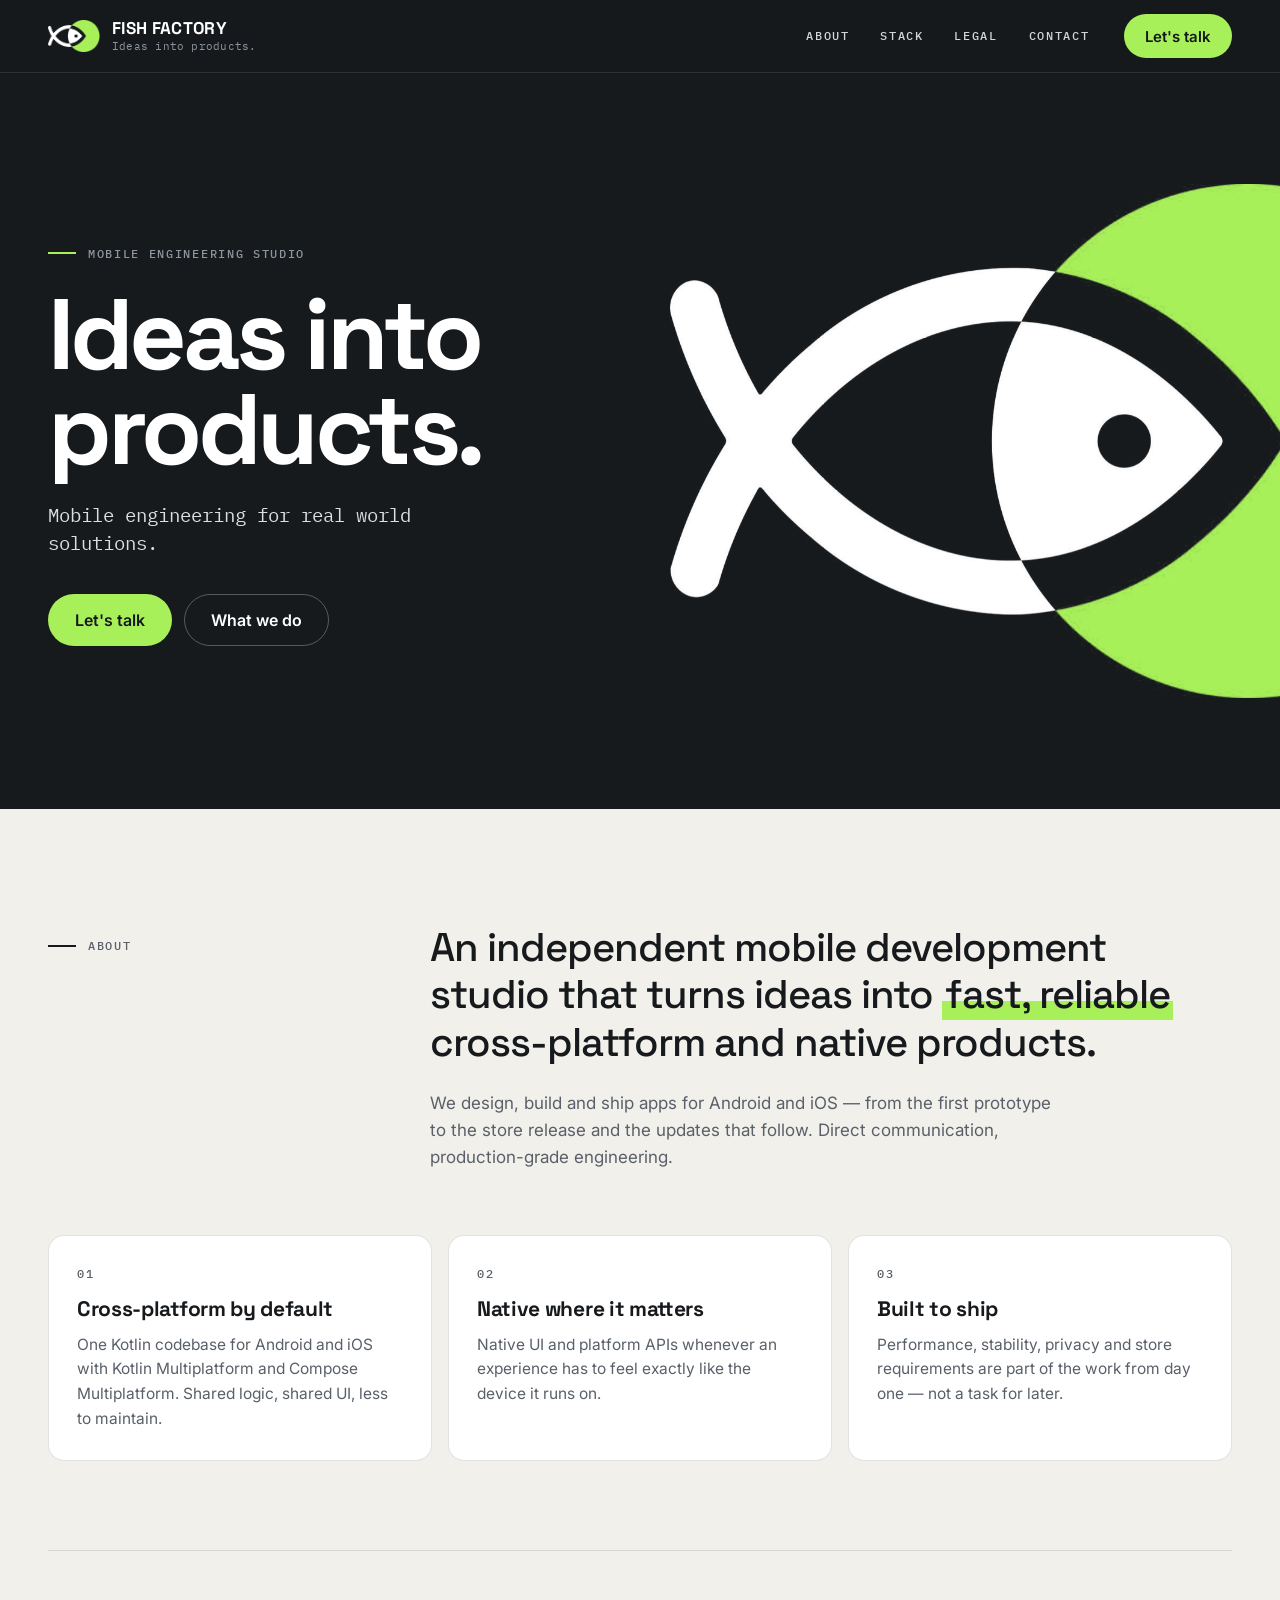
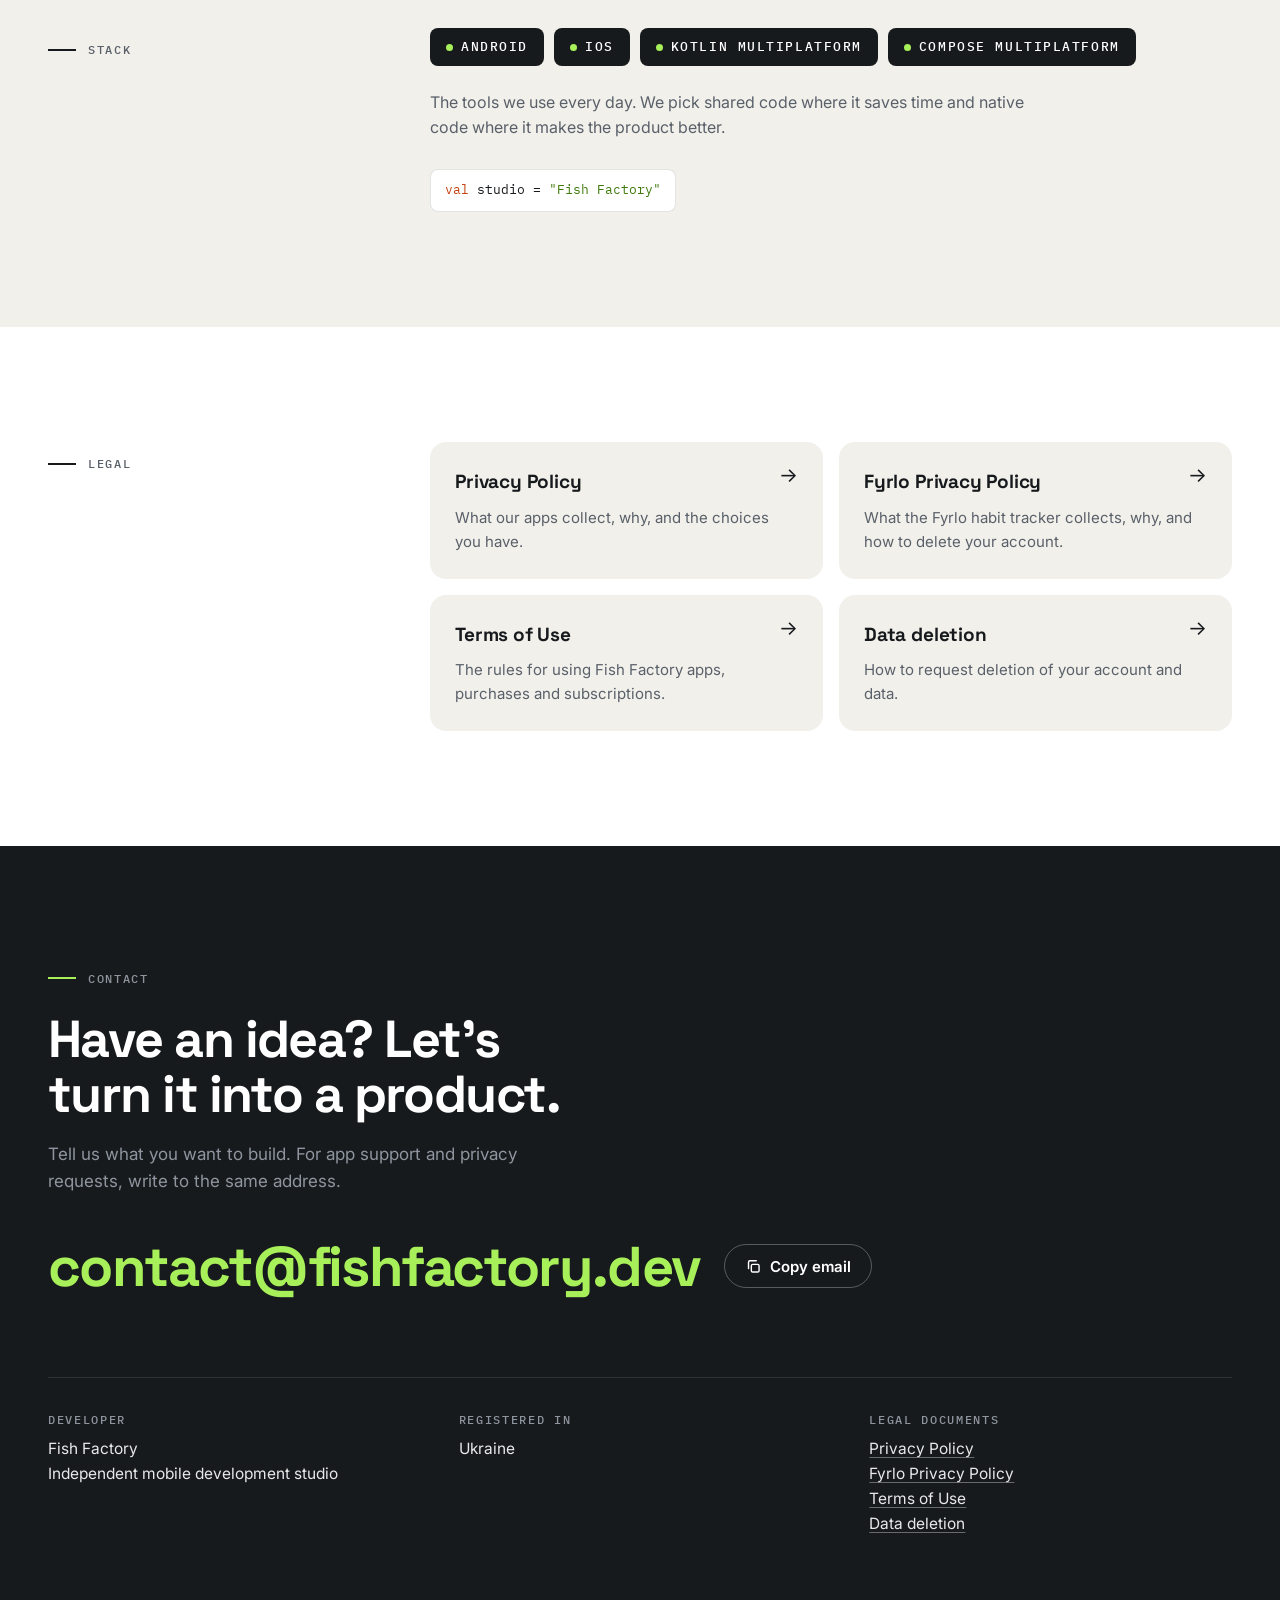
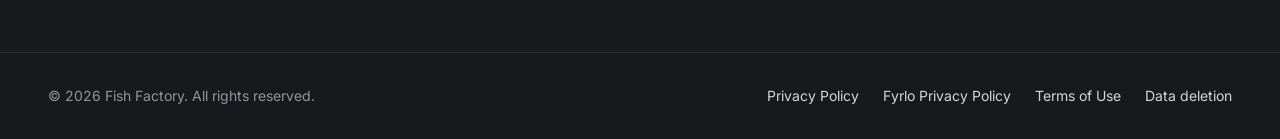
<file: index.html>
<!DOCTYPE html>
<html lang="en" class="no-js">
<head>
  <meta charset="utf-8">
  <meta name="viewport" content="width=device-width, initial-scale=1, viewport-fit=cover">
  <title>Fish Factory — Mobile engineering studio. Ideas into products.</title>
  <meta name="description" content="Fish Factory is an independent mobile development studio. We turn ideas into fast, reliable Android and iOS products with Kotlin Multiplatform and Compose Multiplatform.">
  <link rel="canonical" href="https://fishfactory.dev/">
  <meta name="google-site-verification" content="NOexEF407bGNmaePcdkqSR8n5x-yILG8PIrjSH-_Pk8" />
  <meta name="theme-color" content="#171A1D">
  <meta name="color-scheme" content="dark light">

  <meta property="og:type" content="website">
  <meta property="og:site_name" content="Fish Factory">
  <meta property="og:title" content="Fish Factory — Ideas into products.">
  <meta property="og:description" content="Mobile engineering for real world solutions. Android, iOS, Kotlin Multiplatform.">
  <meta property="og:url" content="https://fishfactory.dev/">
  <meta property="og:image" content="https://fishfactory.dev/assets/img/og-image.png">
  <meta property="og:image:width" content="1200">
  <meta property="og:image:height" content="630">
  <meta property="og:image:alt" content="Fish Factory logo with the tagline: Ideas into products.">
  <meta property="og:locale" content="en_US">
  <meta name="twitter:card" content="summary_large_image">
  <meta name="twitter:title" content="Fish Factory — Ideas into products.">
  <meta name="twitter:description" content="Mobile engineering for real world solutions. Android, iOS, Kotlin Multiplatform.">
  <meta name="twitter:image" content="https://fishfactory.dev/assets/img/og-image.png">

  <link rel="icon" href="favicon.ico" sizes="48x48">
  <link rel="icon" href="favicon.png" type="image/png" sizes="512x512">
  <link rel="apple-touch-icon" href="apple-touch-icon.png">
  <link rel="manifest" href="site.webmanifest">

  <script>document.documentElement.classList.remove("no-js");</script>

  <link rel="preconnect" href="https://fonts.googleapis.com">
  <link rel="preconnect" href="https://fonts.gstatic.com" crossorigin>
  <link href="https://fonts.googleapis.com/css2?family=IBM+Plex+Mono:wght@400;500&family=Inter:wght@400;500;600&family=Space+Grotesk:wght@500;700&display=swap" rel="stylesheet">
  <link rel="stylesheet" href="assets/css/styles.css">
  <link rel="preload" as="image" href="assets/img/logo-hero.webp" imagesrcset="assets/img/logo-hero-700.webp 700w, assets/img/logo-hero.webp 1400w" imagesizes="(min-width: 56rem) 62vw, 118vw">

  <script type="application/ld+json">
  {
    "@context": "https://schema.org",
    "@type": "Organization",
    "name": "Fish Factory",
    "url": "https://fishfactory.dev/",
    "logo": "https://fishfactory.dev/assets/img/icon-512.png",
    "image": "https://fishfactory.dev/assets/img/og-image.png",
    "slogan": "Ideas into products.",
    "description": "Independent mobile development studio building Android and iOS products with Kotlin Multiplatform and Compose Multiplatform.",
    "email": "contact@fishfactory.dev",
    "address": { "@type": "PostalAddress", "addressCountry": "UA" },
    "knowsAbout": ["Android", "iOS", "Kotlin Multiplatform", "Compose Multiplatform"],
    "contactPoint": { "@type": "ContactPoint", "contactType": "customer support", "email": "contact@fishfactory.dev" }
  }
  </script>
</head>
<body>
  <a class="skip-link" href="#main">Skip to content</a>

  <header class="site-header">
    <div class="container header-inner">
      <a class="brand" href="./" aria-label="Fish Factory — home">
        <img src="assets/img/logo-mark-dark.png" width="240" height="146" alt="">
        <span class="brand-text">
          <span class="brand-name">FISH FACTORY</span>
          <span class="brand-tag">Ideas into products.</span>
        </span>
      </a>
      <button class="nav-toggle" type="button" aria-expanded="false" aria-controls="site-nav" aria-label="Open menu">
        <span class="bars" aria-hidden="true"></span>
      </button>
      <nav class="site-nav" id="site-nav" aria-label="Primary">
        <a href="#about">About</a>
        <a href="#stack">Stack</a>
        <a href="#legal">Legal</a>
        <a href="#contact">Contact</a>
        <a class="btn btn-lime" href="#contact">Let's talk</a>
      </nav>
    </div>
  </header>

  <main id="main">
    <!-- Hero -->
    <section class="hero" aria-labelledby="hero-title">
      <div class="container hero-inner">
        <div class="hero-copy">
          <p class="mono eyebrow">Mobile engineering studio</p>
          <h1 id="hero-title"><span>Ideas into</span> <span>products.</span></h1>
          <p class="hero-sub">Mobile engineering for real world solutions.</p>
          <div class="hero-actions">
            <a class="btn btn-lime btn-lg" href="#contact">Let's talk</a>
            <a class="btn btn-ghost btn-lg" href="#about">What we do</a>
          </div>
        </div>
        <div class="hero-art" aria-hidden="true">
          <picture>
            <source type="image/webp" srcset="assets/img/logo-hero-700.webp 700w, assets/img/logo-hero.webp 1400w" sizes="(min-width: 56rem) 62vw, 118vw">
            <img src="assets/img/logo-hero.png" width="1400" height="853" alt="" decoding="async" fetchpriority="high">
          </picture>
        </div>
      </div>
    </section>

    <!-- About & focus -->
    <section class="section on-light" id="about" aria-labelledby="about-title">
      <div class="container">
        <div class="split">
          <h2 class="mono eyebrow" id="about-title">About</h2>
          <div>
            <p class="lede">An independent mobile development studio that turns ideas into <mark>fast, reliable</mark> cross-platform and native products.</p>
            <p class="body-lg">We design, build and ship apps for Android and iOS — from the first prototype to the store release and the updates that follow. Direct communication, production-grade engineering.</p>
          </div>
        </div>

        <ul class="cards" aria-label="Focus areas">
          <li class="card">
            <span class="mono card-num">01</span>
            <h3>Cross-platform by default</h3>
            <p>One Kotlin codebase for Android and iOS with Kotlin Multiplatform and Compose Multiplatform. Shared logic, shared UI, less to maintain.</p>
          </li>
          <li class="card">
            <span class="mono card-num">02</span>
            <h3>Native where it matters</h3>
            <p>Native UI and platform APIs whenever an experience has to feel exactly like the device it runs on.</p>
          </li>
          <li class="card">
            <span class="mono card-num">03</span>
            <h3>Built to ship</h3>
            <p>Performance, stability, privacy and store requirements are part of the work from day one — not a task for later.</p>
          </li>
        </ul>

        <div class="stack split" id="stack">
          <h2 class="mono eyebrow" id="stack-title">Stack</h2>
          <div>
            <ul class="badges" aria-labelledby="stack-title">
              <li class="badge">Android</li>
              <li class="badge">iOS</li>
              <li class="badge">Kotlin Multiplatform</li>
              <li class="badge">Compose Multiplatform</li>
            </ul>
            <p class="stack-note">The tools we use every day. We pick shared code where it saves time and native code where it makes the product better.</p>
            <code class="code-chip"><span class="k">val</span> studio = <span class="s">"Fish Factory"</span></code>
          </div>
        </div>
      </div>
    </section>

    <!-- Legal -->
    <section class="section on-light legal-band" id="legal" aria-labelledby="legal-title">
      <div class="container">
        <div class="split">
          <h2 class="mono eyebrow" id="legal-title">Legal</h2>
          <ul class="link-cards">
            <li>
              <a class="link-card" href="privacy.html">
                <strong>Privacy Policy</strong>
                <span>What our apps collect, why, and the choices you have.</span>
              </a>
            </li>
            <li>
              <a class="link-card" href="fyrlo/privacy.html">
                <strong>Fyrlo Privacy Policy</strong>
                <span>What the Fyrlo habit tracker collects, why, and how to delete your account.</span>
              </a>
            </li>
            <li>
              <a class="link-card" href="terms.html">
                <strong>Terms of Use</strong>
                <span>The rules for using Fish Factory apps, purchases and subscriptions.</span>
              </a>
            </li>
            <li>
              <a class="link-card" href="delete-account.html">
                <strong>Data deletion</strong>
                <span>How to request deletion of your account and data.</span>
              </a>
            </li>
          </ul>
        </div>
      </div>
    </section>

    <!-- Contact -->
    <section class="section contact" id="contact" aria-labelledby="contact-title">
      <div class="container">
        <p class="mono eyebrow">Contact</p>
        <h2 class="h2" id="contact-title">Have an idea? Let's turn it into a product.</h2>
        <p class="contact-lead">Tell us what you want to build. For app support and privacy requests, write to the same address.</p>

        <div class="email-row">
          <a class="email-link" href="mailto:contact@fishfactory.dev">contact@fishfactory.dev</a>
          <button class="btn btn-ghost copy-btn" type="button" data-copy="contact@fishfactory.dev" aria-describedby="copy-status">
            <svg class="icon-copy" viewBox="0 0 24 24" fill="none" stroke="currentColor" stroke-width="2" stroke-linecap="round" stroke-linejoin="round" aria-hidden="true"><rect x="9" y="9" width="11" height="11" rx="2"/><path d="M5 15V6a2 2 0 0 1 2-2h9"/></svg>
            <svg class="icon-check" viewBox="0 0 24 24" fill="none" stroke="currentColor" stroke-width="2.5" stroke-linecap="round" stroke-linejoin="round" aria-hidden="true"><path d="M5 12.5 10 17.5 19 7"/></svg>
            <span data-copy-label>Copy email</span>
          </button>
          <span class="visually-hidden" id="copy-status" role="status" aria-live="polite"></span>
        </div>

        <dl class="entity">
          <div>
            <dt class="mono">Developer</dt>
            <dd>Fish Factory<br>Independent mobile development studio</dd>
          </div>
          <div>
            <dt class="mono">Registered in</dt>
            <dd>Ukraine</dd>
          </div>
          <div>
            <dt class="mono">Legal documents</dt>
            <dd><a href="privacy.html">Privacy Policy</a><br><a href="fyrlo/privacy.html">Fyrlo Privacy Policy</a><br><a href="terms.html">Terms of Use</a><br><a href="delete-account.html">Data deletion</a></dd>
          </div>
        </dl>
      </div>
    </section>
  </main>

  <footer class="site-footer">
    <div class="container footer-inner">
      <p>© 2026 Fish Factory. All rights reserved.</p>
      <nav class="footer-links" aria-label="Legal">
        <a href="privacy.html">Privacy Policy</a>
        <a href="fyrlo/privacy.html">Fyrlo Privacy Policy</a>
        <a href="terms.html">Terms of Use</a>
        <a href="delete-account.html">Data deletion</a>
      </nav>
    </div>
  </footer>

  <script src="assets/js/site.js" defer></script>
</body>
</html>
</file>
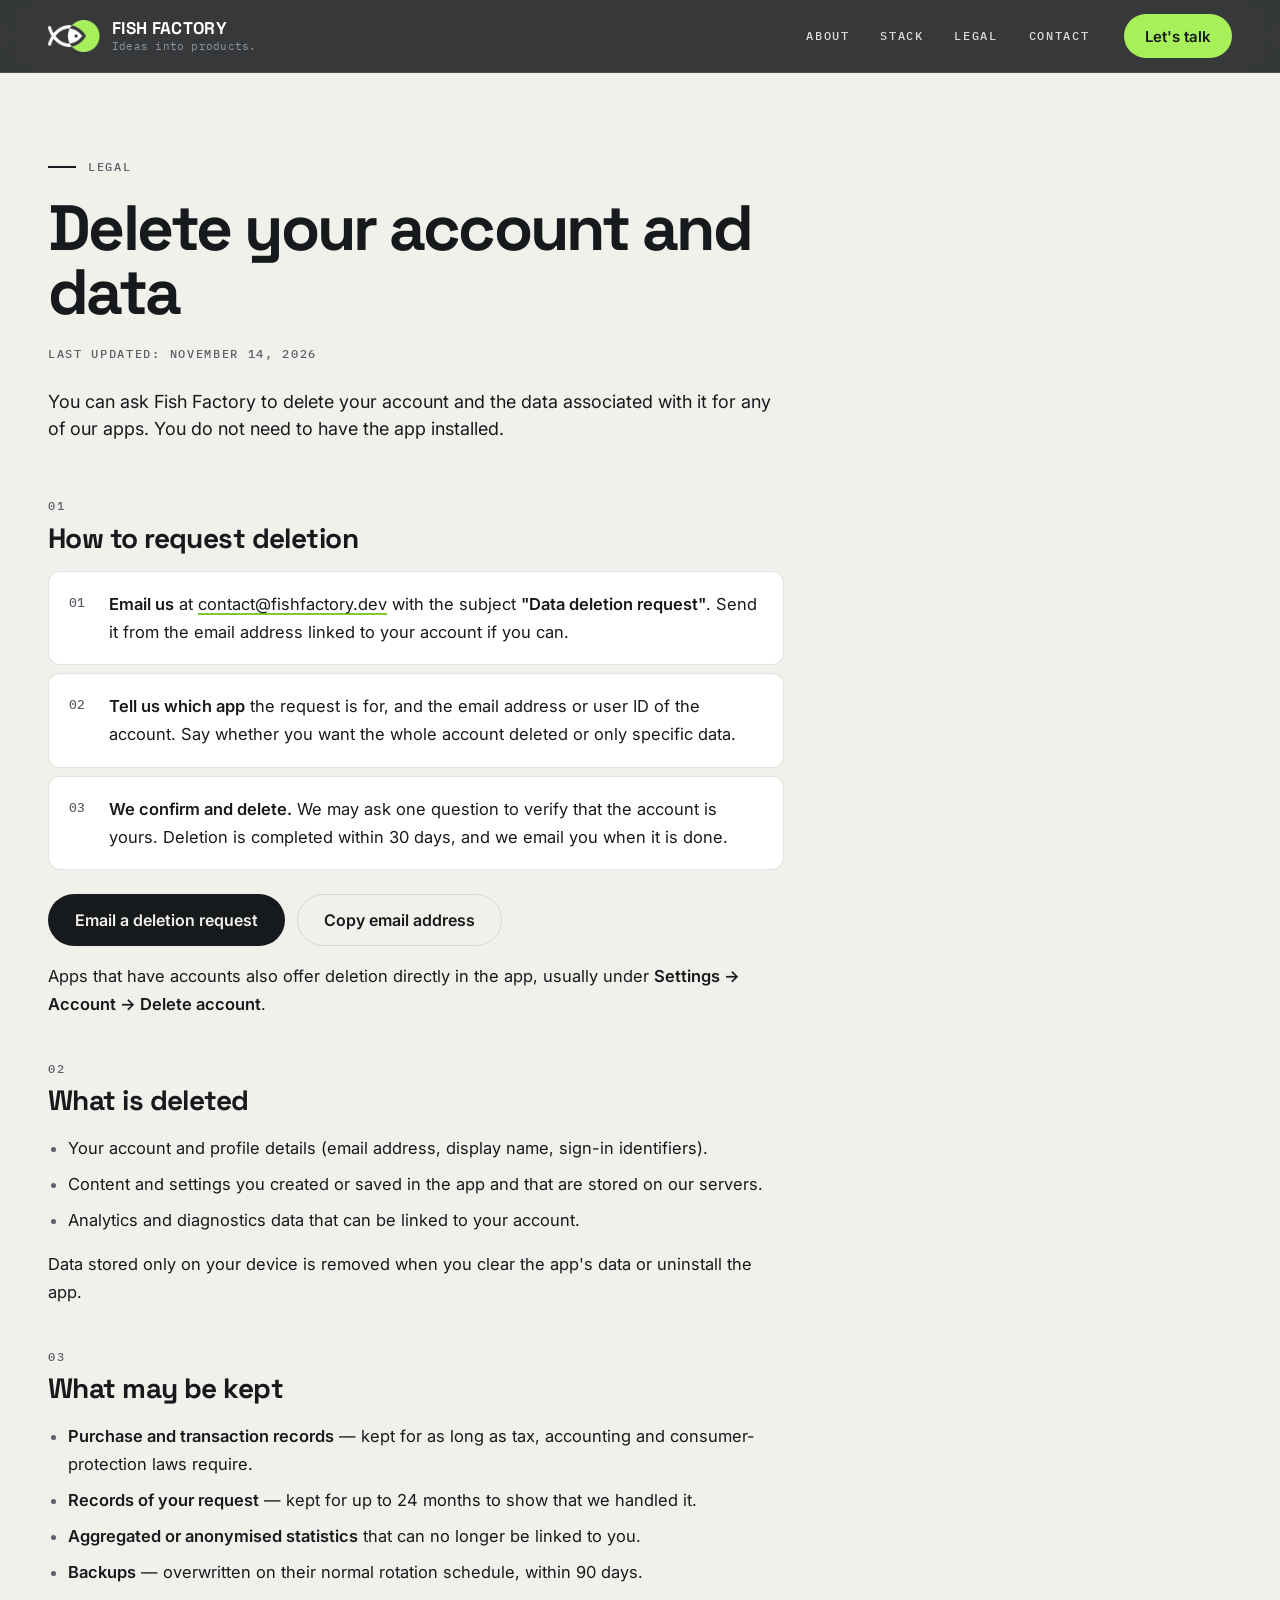
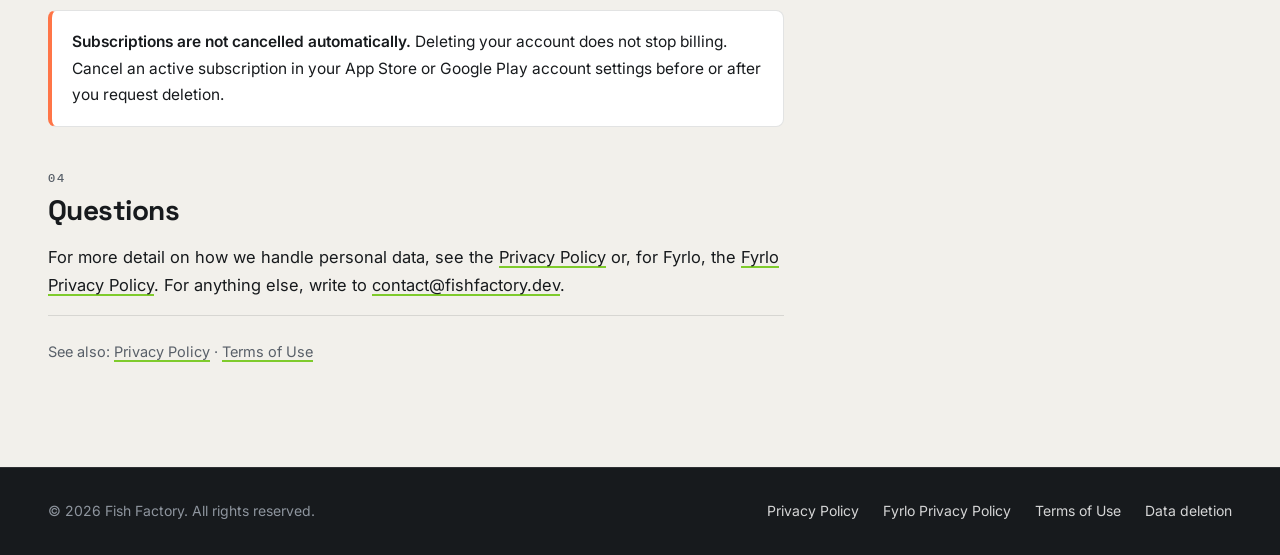
<file: delete-account.html>
<!DOCTYPE html>
<html lang="en" class="no-js">
<head>
  <meta charset="utf-8">
  <meta name="viewport" content="width=device-width, initial-scale=1, viewport-fit=cover">
  <title>Delete your account and data — Fish Factory</title>
  <meta name="description" content="How to request deletion of your account and associated data for any mobile app published by Fish Factory.">
  <link rel="canonical" href="https://fishfactory.dev/delete-account.html">
  <meta name="theme-color" content="#171A1D">

  <meta property="og:type" content="article">
  <meta property="og:site_name" content="Fish Factory">
  <meta property="og:title" content="Delete your account and data — Fish Factory">
  <meta property="og:description" content="How to request deletion of your account and data in Fish Factory apps.">
  <meta property="og:url" content="https://fishfactory.dev/delete-account.html">
  <meta property="og:image" content="https://fishfactory.dev/assets/img/og-image.png">
  <meta name="twitter:card" content="summary_large_image">

  <link rel="icon" href="favicon.ico" sizes="48x48">
  <link rel="icon" href="favicon.png" type="image/png" sizes="512x512">
  <link rel="apple-touch-icon" href="apple-touch-icon.png">
  <link rel="manifest" href="site.webmanifest">

  <!-- WebView mode: ?webview=1 hides site chrome; optional &theme=dark|light. Runs before paint to avoid a flash. -->
  <script>
    (function (d) {
      d.classList.remove("no-js");
      var p = new URLSearchParams(location.search);
      if (p.get("webview") === "1") {
        d.classList.add("webview");
        var t = p.get("theme");
        if (t === "dark" || t === "light") d.setAttribute("data-theme", t);
      }
    })(document.documentElement);
  </script>

  <link rel="preconnect" href="https://fonts.googleapis.com">
  <link rel="preconnect" href="https://fonts.gstatic.com" crossorigin>
  <link href="https://fonts.googleapis.com/css2?family=IBM+Plex+Mono:wght@400;500&family=Inter:wght@400;500;600;700&family=Space+Grotesk:wght@500;700&display=swap" rel="stylesheet">
  <link rel="stylesheet" href="assets/css/styles.css">
</head>
<body class="doc-page">
  <a class="skip-link" href="#main">Skip to content</a>

  <header class="site-header">
    <div class="container header-inner">
      <a class="brand" href="index.html" aria-label="Fish Factory — home">
        <img src="assets/img/logo-mark-dark.png" width="240" height="146" alt="">
        <span class="brand-text">
          <span class="brand-name">FISH FACTORY</span>
          <span class="brand-tag">Ideas into products.</span>
        </span>
      </a>
      <button class="nav-toggle" type="button" aria-expanded="false" aria-controls="site-nav" aria-label="Open menu">
        <span class="bars" aria-hidden="true"></span>
      </button>
      <nav class="site-nav" id="site-nav" aria-label="Primary">
        <a href="index.html#about">About</a>
        <a href="index.html#stack">Stack</a>
        <a href="index.html#legal">Legal</a>
        <a href="index.html#contact">Contact</a>
        <a class="btn btn-lime" href="index.html#contact">Let's talk</a>
      </nav>
    </div>
  </header>

  <main id="main" class="doc">
    <div class="container">
      <header class="doc-head">
        <p class="mono eyebrow">Legal</p>
        <h1>Delete your account and data</h1>
        <p class="mono doc-meta">Last updated: <time datetime="2026-11-14">November 14, 2026</time></p>
        <p class="doc-summary">You can ask Fish Factory to delete your account and the data associated with it for any of our apps. You do not need to have the app installed.</p>
      </header>

      <div class="doc-layout no-toc">
        <article class="prose">
          <section>
            <h2 id="how-to-request"><span class="num">01</span>How to request deletion</h2>
            <ol class="steps">
              <li><strong>Email us</strong> at <a href="mailto:contact@fishfactory.dev?subject=Data%20deletion%20request">contact@fishfactory.dev</a> with the subject <strong>"Data deletion request"</strong>. Send it from the email address linked to your account if you can.</li>
              <li><strong>Tell us which app</strong> the request is for, and the email address or user ID of the account. Say whether you want the whole account deleted or only specific data.</li>
              <li><strong>We confirm and delete.</strong> We may ask one question to verify that the account is yours. Deletion is completed within 30 days, and we email you when it is done.</li>
            </ol>
            <div class="doc-actions">
              <a class="btn btn-dark btn-lg" href="mailto:contact@fishfactory.dev?subject=Data%20deletion%20request&amp;body=App%20name%3A%20%0AAccount%20email%20or%20user%20ID%3A%20%0ARequest%3A%20delete%20my%20account%20and%20all%20associated%20data%0A">Email a deletion request</a>
              <button class="btn btn-outline btn-lg web-only" type="button" data-copy="contact@fishfactory.dev" aria-describedby="copy-status"><span data-copy-label>Copy email address</span></button>
              <span class="visually-hidden" id="copy-status" role="status" aria-live="polite"></span>
            </div>
            <p>Apps that have accounts also offer deletion directly in the app, usually under <strong>Settings → Account → Delete account</strong>.</p>
          </section>

          <section>
            <h2 id="what-is-deleted"><span class="num">02</span>What is deleted</h2>
            <ul>
              <li>Your account and profile details (email address, display name, sign-in identifiers).</li>
              <li>Content and settings you created or saved in the app and that are stored on our servers.</li>
              <li>Analytics and diagnostics data that can be linked to your account.</li>
            </ul>
            <p>Data stored only on your device is removed when you clear the app's data or uninstall the app.</p>
          </section>

          <section>
            <h2 id="what-is-kept"><span class="num">03</span>What may be kept</h2>
            <ul>
              <li><strong>Purchase and transaction records</strong> — kept for as long as tax, accounting and consumer-protection laws require.</li>
              <li><strong>Records of your request</strong> — kept for up to 24 months to show that we handled it.</li>
              <li><strong>Aggregated or anonymised statistics</strong> that can no longer be linked to you.</li>
              <li><strong>Backups</strong> — overwritten on their normal rotation schedule, within 90 days.</li>
            </ul>
            <div class="note">
              <p><strong>Subscriptions are not cancelled automatically.</strong> Deleting your account does not stop billing. Cancel an active subscription in your App Store or Google Play account settings before or after you request deletion.</p>
            </div>
          </section>

          <section>
            <h2 id="questions"><span class="num">04</span>Questions</h2>
            <p>For more detail on how we handle personal data, see the <a href="privacy.html">Privacy Policy</a> or, for Fyrlo, the <a href="fyrlo/privacy.html">Fyrlo Privacy Policy</a>. For anything else, write to <a href="mailto:contact@fishfactory.dev">contact@fishfactory.dev</a>.</p>
          </section>

          <p class="doc-foot">See also: <a href="privacy.html">Privacy Policy</a> · <a href="terms.html">Terms of Use</a></p>
        </article>
      </div>
    </div>
  </main>

  <footer class="site-footer">
    <div class="container footer-inner">
      <p>© 2026 Fish Factory. All rights reserved.</p>
      <nav class="footer-links" aria-label="Legal">
        <a href="privacy.html">Privacy Policy</a>
        <a href="fyrlo/privacy.html">Fyrlo Privacy Policy</a>
        <a href="terms.html">Terms of Use</a>
        <a href="delete-account.html" aria-current="page">Data deletion</a>
      </nav>
    </div>
  </footer>

  <script src="assets/js/site.js" defer></script>
</body>
</html>
</file>
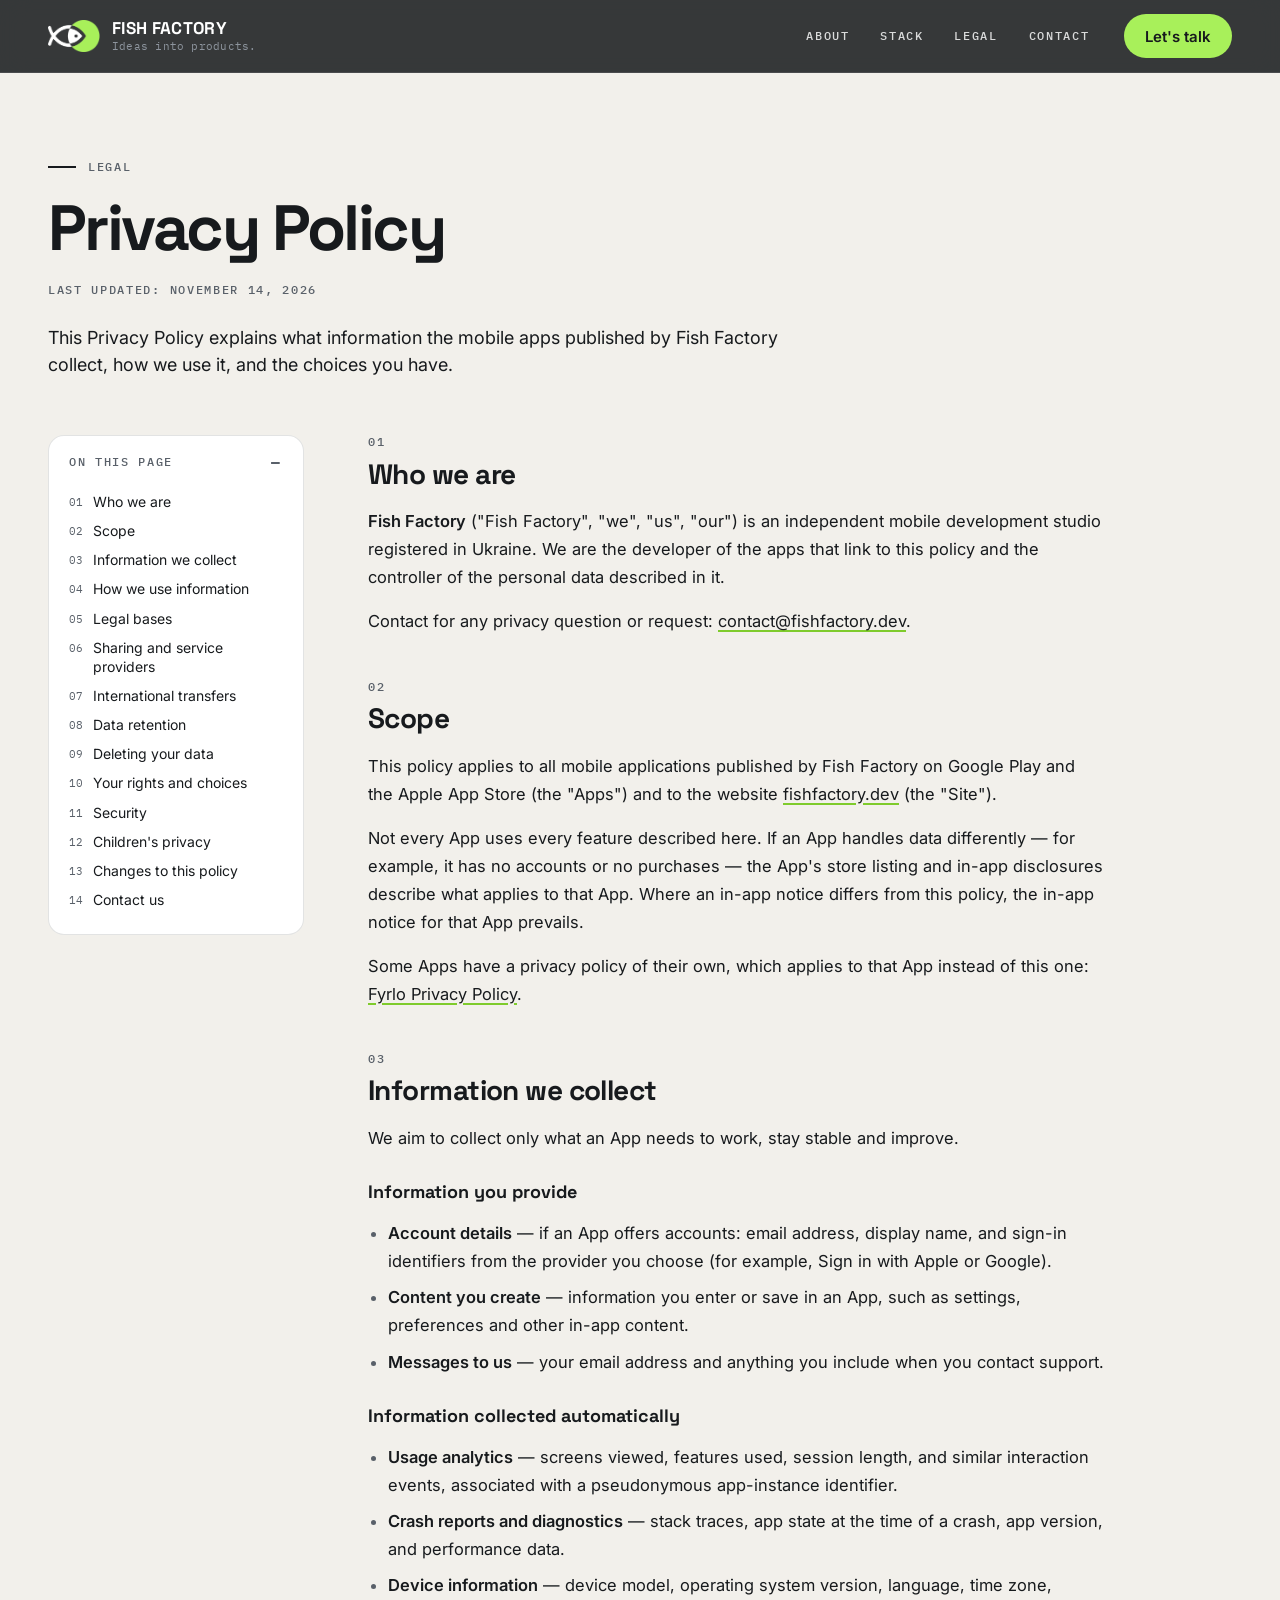
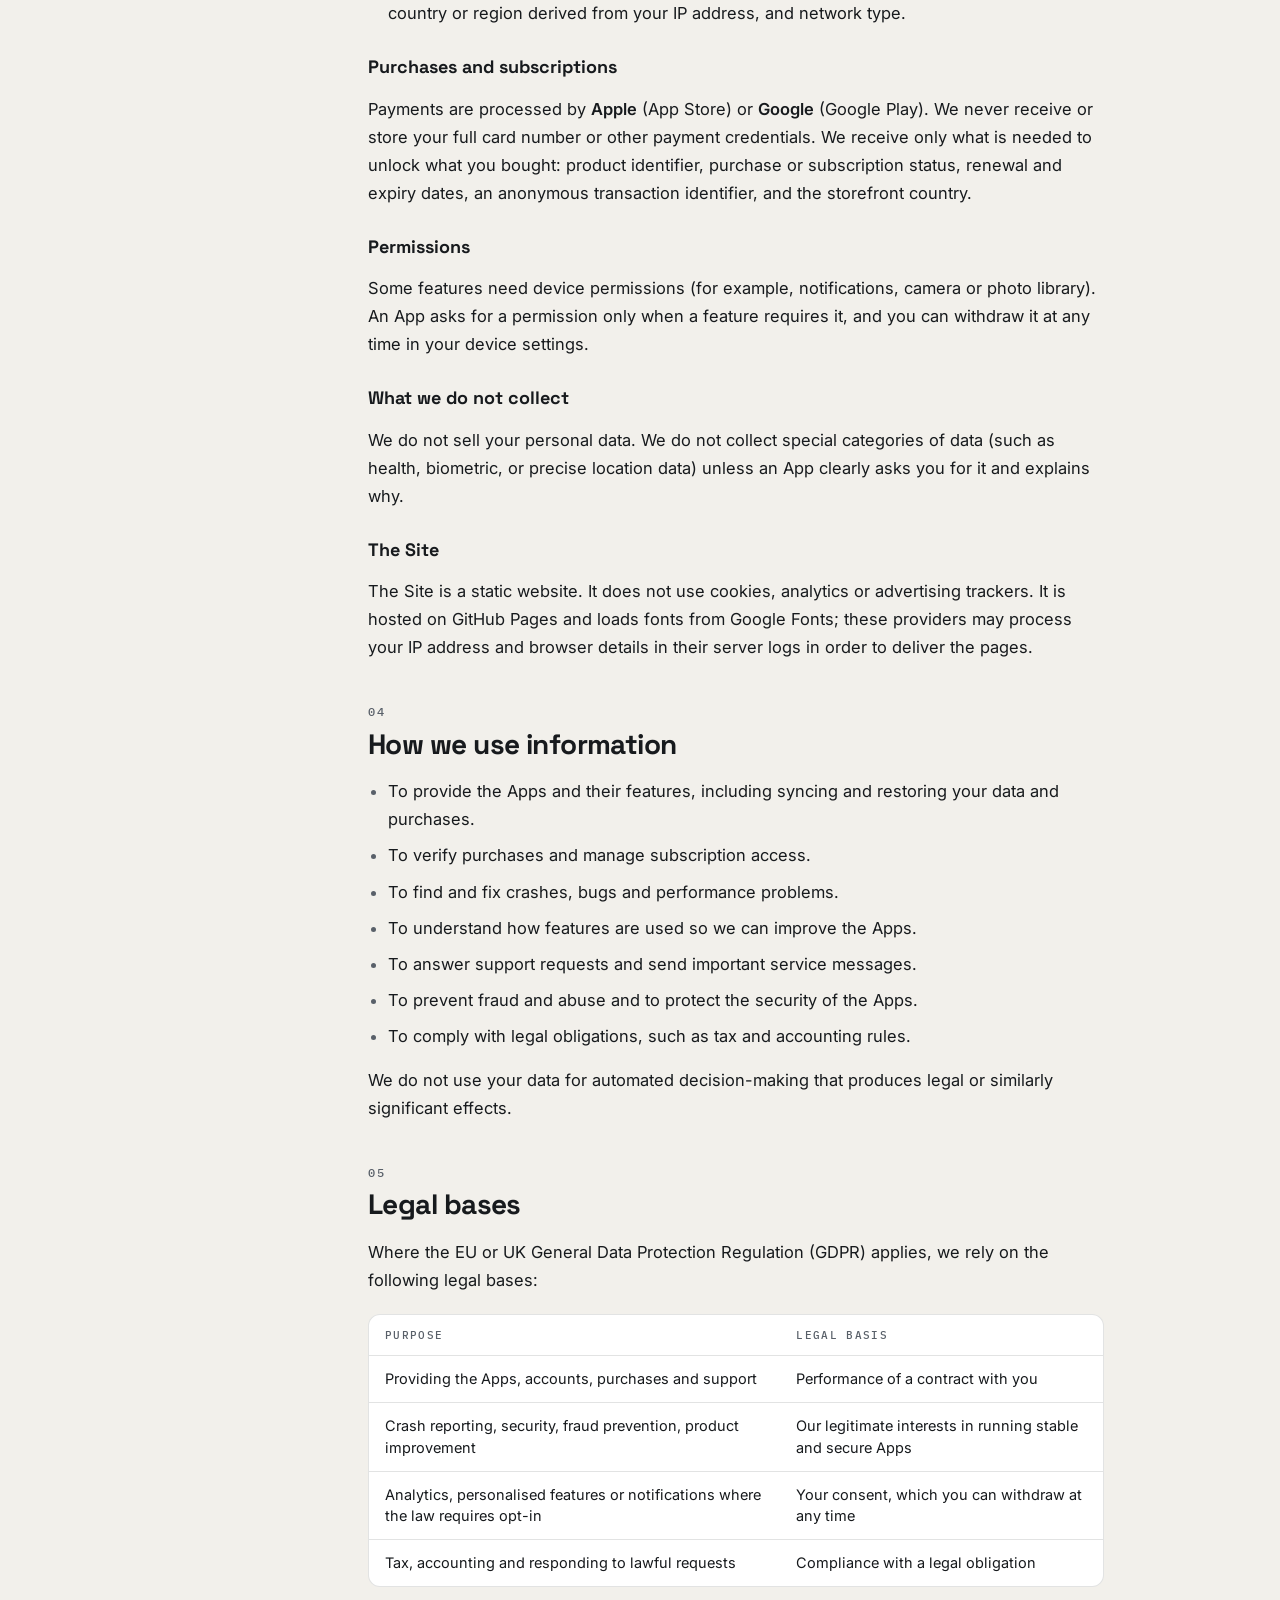
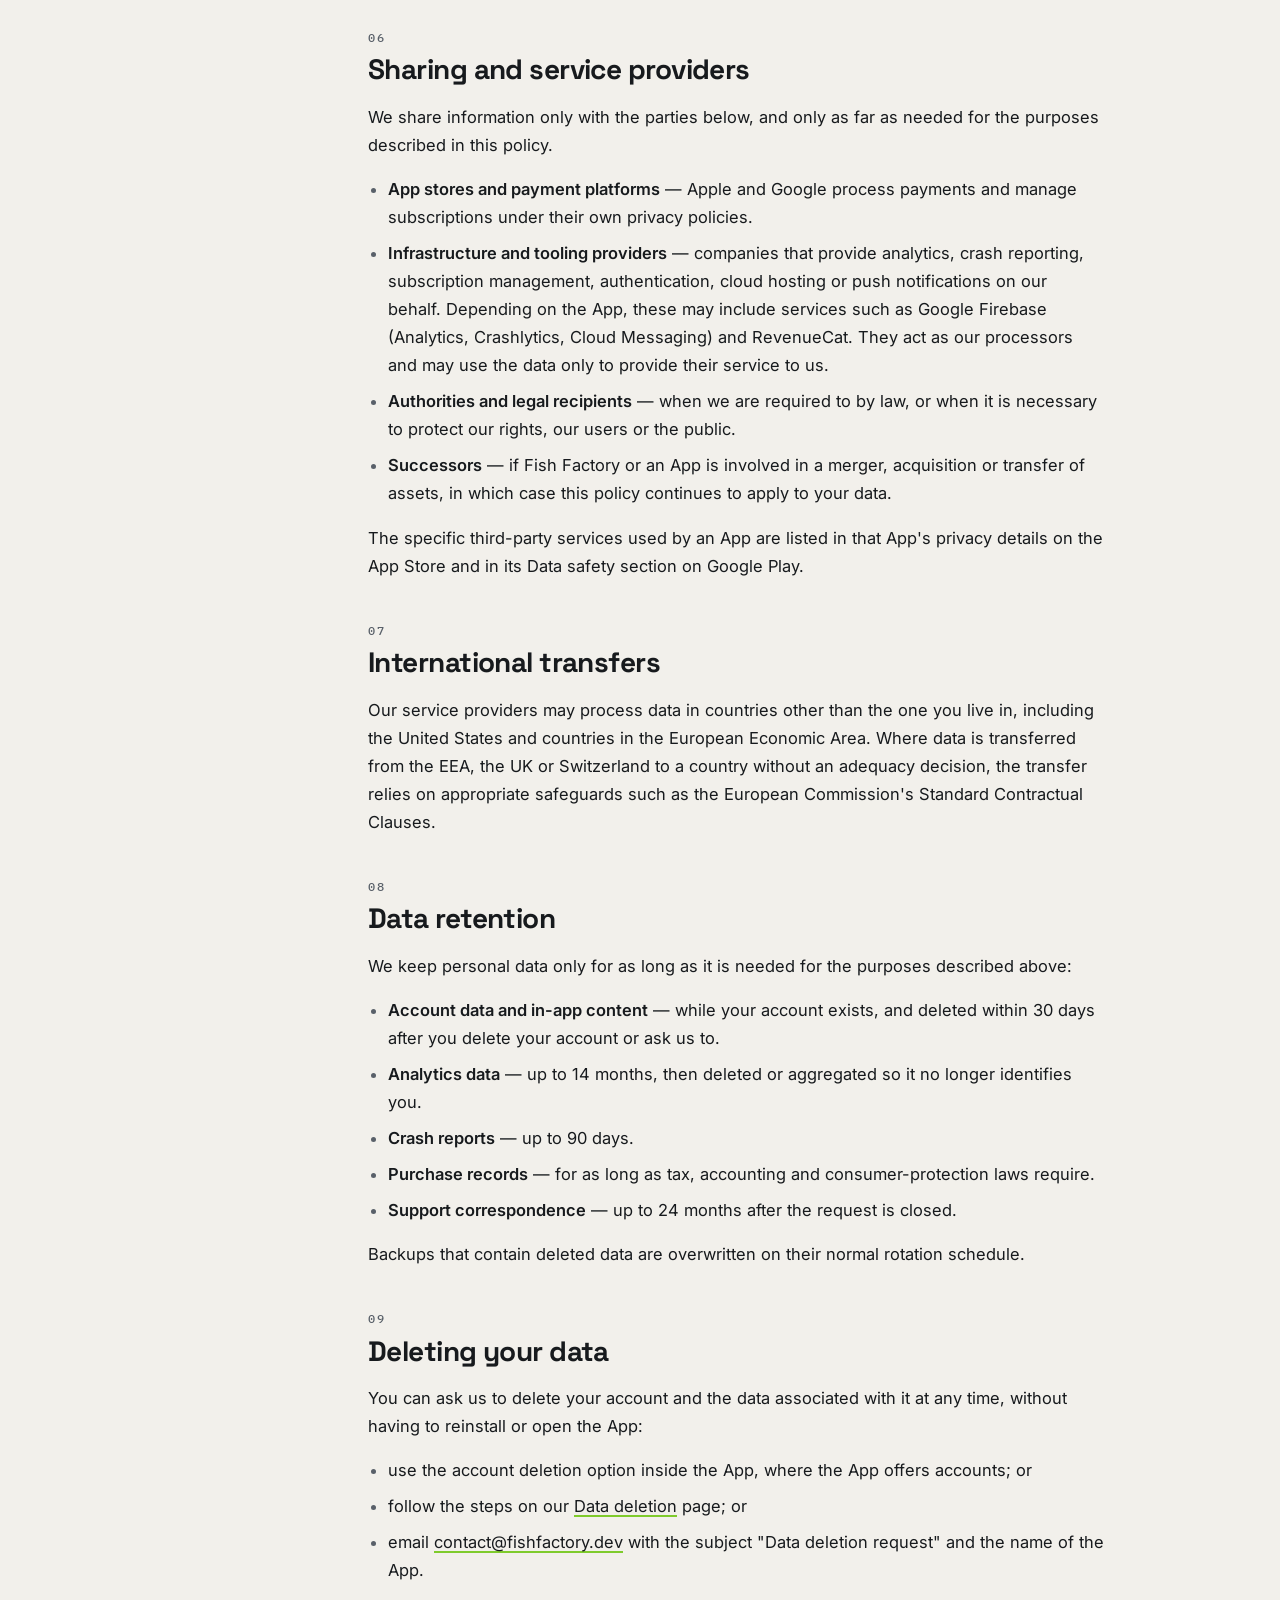
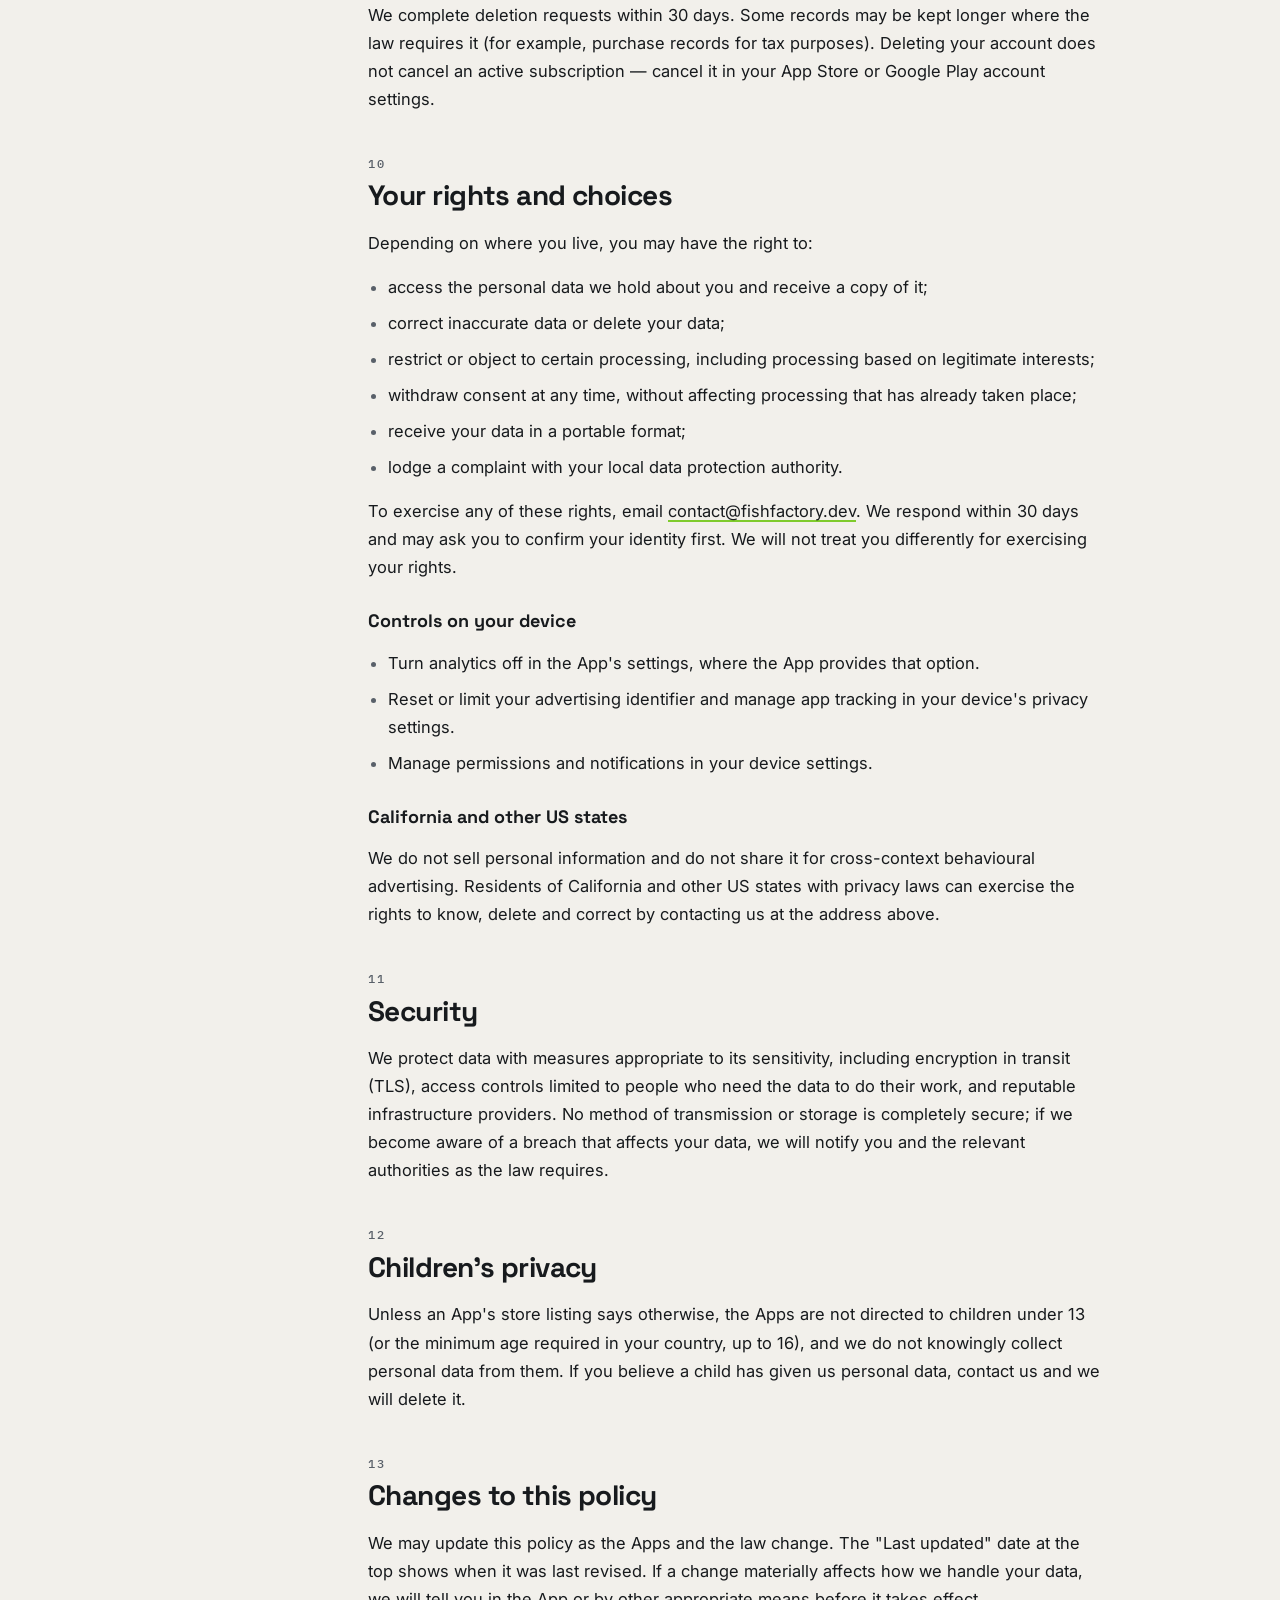
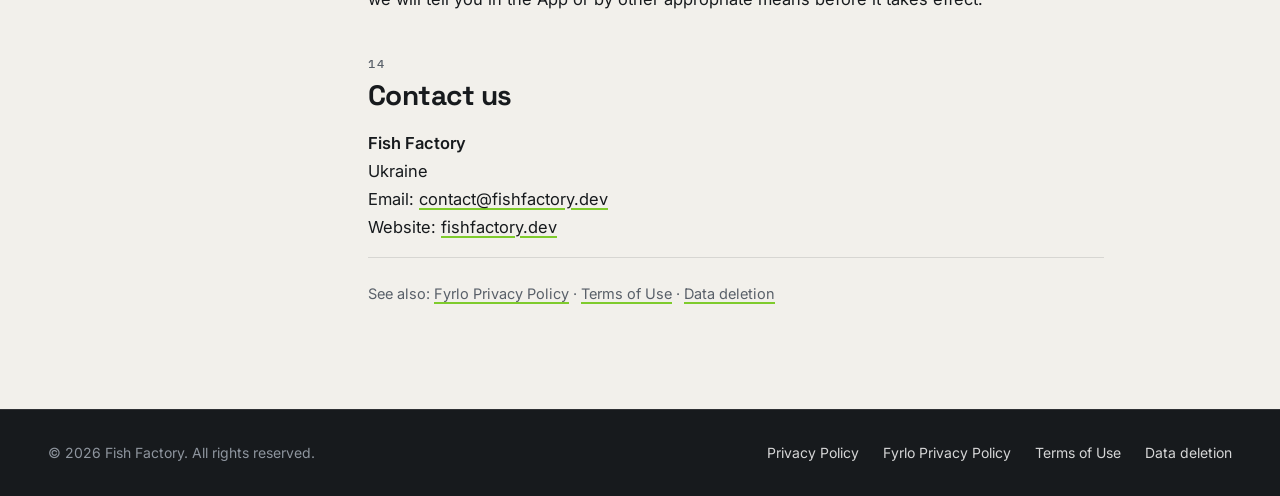
<file: privacy.html>
<!DOCTYPE html>
<html lang="en" class="no-js">
<head>
  <meta charset="utf-8">
  <meta name="viewport" content="width=device-width, initial-scale=1, viewport-fit=cover">
  <title>Privacy Policy — Fish Factory</title>
  <meta name="description" content="Privacy Policy for mobile apps published by Fish Factory: what data is collected, how it is used, who it is shared with, and how to exercise your rights.">
  <link rel="canonical" href="https://fishfactory.dev/privacy.html">
  <meta name="theme-color" content="#171A1D">

  <meta property="og:type" content="article">
  <meta property="og:site_name" content="Fish Factory">
  <meta property="og:title" content="Privacy Policy — Fish Factory">
  <meta property="og:description" content="What Fish Factory apps collect, why, and the choices you have.">
  <meta property="og:url" content="https://fishfactory.dev/privacy.html">
  <meta property="og:image" content="https://fishfactory.dev/assets/img/og-image.png">
  <meta name="twitter:card" content="summary_large_image">

  <link rel="icon" href="favicon.ico" sizes="48x48">
  <link rel="icon" href="favicon.png" type="image/png" sizes="512x512">
  <link rel="apple-touch-icon" href="apple-touch-icon.png">
  <link rel="manifest" href="site.webmanifest">

  <!-- WebView mode: ?webview=1 hides site chrome; optional &theme=dark|light. Runs before paint to avoid a flash. -->
  <script>
    (function (d) {
      d.classList.remove("no-js");
      var p = new URLSearchParams(location.search);
      if (p.get("webview") === "1") {
        d.classList.add("webview");
        var t = p.get("theme");
        if (t === "dark" || t === "light") d.setAttribute("data-theme", t);
      }
    })(document.documentElement);
  </script>

  <link rel="preconnect" href="https://fonts.googleapis.com">
  <link rel="preconnect" href="https://fonts.gstatic.com" crossorigin>
  <link href="https://fonts.googleapis.com/css2?family=IBM+Plex+Mono:wght@400;500&family=Inter:wght@400;500;600;700&family=Space+Grotesk:wght@500;700&display=swap" rel="stylesheet">
  <link rel="stylesheet" href="assets/css/styles.css">
</head>
<body class="doc-page">
  <a class="skip-link" href="#main">Skip to content</a>

  <header class="site-header">
    <div class="container header-inner">
      <a class="brand" href="index.html" aria-label="Fish Factory — home">
        <img src="assets/img/logo-mark-dark.png" width="240" height="146" alt="">
        <span class="brand-text">
          <span class="brand-name">FISH FACTORY</span>
          <span class="brand-tag">Ideas into products.</span>
        </span>
      </a>
      <button class="nav-toggle" type="button" aria-expanded="false" aria-controls="site-nav" aria-label="Open menu">
        <span class="bars" aria-hidden="true"></span>
      </button>
      <nav class="site-nav" id="site-nav" aria-label="Primary">
        <a href="index.html#about">About</a>
        <a href="index.html#stack">Stack</a>
        <a href="index.html#legal">Legal</a>
        <a href="index.html#contact">Contact</a>
        <a class="btn btn-lime" href="index.html#contact">Let's talk</a>
      </nav>
    </div>
  </header>

  <main id="main" class="doc">
    <div class="container">
      <header class="doc-head">
        <p class="mono eyebrow">Legal</p>
        <h1>Privacy Policy</h1>
        <p class="mono doc-meta">Last updated: <time datetime="2026-11-14">November 14, 2026</time></p>
        <p class="doc-summary">This Privacy Policy explains what information the mobile apps published by Fish Factory collect, how we use it, and the choices you have.</p>
      </header>

      <div class="doc-layout">
        <details class="toc">
          <summary class="mono">On this page</summary>
          <ol>
            <li><a href="#who-we-are">Who we are</a></li>
            <li><a href="#scope">Scope</a></li>
            <li><a href="#data-we-collect">Information we collect</a></li>
            <li><a href="#how-we-use">How we use information</a></li>
            <li><a href="#legal-bases">Legal bases</a></li>
            <li><a href="#sharing">Sharing and service providers</a></li>
            <li><a href="#transfers">International transfers</a></li>
            <li><a href="#retention">Data retention</a></li>
            <li><a href="#deletion">Deleting your data</a></li>
            <li><a href="#your-rights">Your rights and choices</a></li>
            <li><a href="#security">Security</a></li>
            <li><a href="#children">Children's privacy</a></li>
            <li><a href="#changes">Changes to this policy</a></li>
            <li><a href="#contact">Contact us</a></li>
          </ol>
        </details>
        <script>if (document.documentElement.classList.contains("webview")) document.currentScript.previousElementSibling.open = true;</script>

        <article class="prose">
          <section>
            <h2 id="who-we-are"><span class="num">01</span>Who we are</h2>
            <p><strong>Fish Factory</strong> ("Fish Factory", "we", "us", "our") is an independent mobile development studio registered in Ukraine. We are the developer of the apps that link to this policy and the controller of the personal data described in it.</p>
            <p>Contact for any privacy question or request: <a href="mailto:contact@fishfactory.dev">contact@fishfactory.dev</a>.</p>
          </section>

          <section>
            <h2 id="scope"><span class="num">02</span>Scope</h2>
            <p>This policy applies to all mobile applications published by Fish Factory on Google Play and the Apple App Store (the "Apps") and to the website <a href="https://fishfactory.dev/">fishfactory.dev</a> (the "Site").</p>
            <p>Not every App uses every feature described here. If an App handles data differently — for example, it has no accounts or no purchases — the App's store listing and in-app disclosures describe what applies to that App. Where an in-app notice differs from this policy, the in-app notice for that App prevails.</p>
            <p>Some Apps have a privacy policy of their own, which applies to that App instead of this one: <a href="fyrlo/privacy.html">Fyrlo Privacy Policy</a>.</p>
          </section>

          <section>
            <h2 id="data-we-collect"><span class="num">03</span>Information we collect</h2>
            <p>We aim to collect only what an App needs to work, stay stable and improve.</p>

            <h3>Information you provide</h3>
            <ul>
              <li><strong>Account details</strong> — if an App offers accounts: email address, display name, and sign-in identifiers from the provider you choose (for example, Sign in with Apple or Google).</li>
              <li><strong>Content you create</strong> — information you enter or save in an App, such as settings, preferences and other in-app content.</li>
              <li><strong>Messages to us</strong> — your email address and anything you include when you contact support.</li>
            </ul>

            <h3>Information collected automatically</h3>
            <ul>
              <li><strong>Usage analytics</strong> — screens viewed, features used, session length, and similar interaction events, associated with a pseudonymous app-instance identifier.</li>
              <li><strong>Crash reports and diagnostics</strong> — stack traces, app state at the time of a crash, app version, and performance data.</li>
              <li><strong>Device information</strong> — device model, operating system version, language, time zone, country or region derived from your IP address, and network type.</li>
            </ul>

            <h3>Purchases and subscriptions</h3>
            <p>Payments are processed by <strong>Apple</strong> (App Store) or <strong>Google</strong> (Google Play). We never receive or store your full card number or other payment credentials. We receive only what is needed to unlock what you bought: product identifier, purchase or subscription status, renewal and expiry dates, an anonymous transaction identifier, and the storefront country.</p>

            <h3>Permissions</h3>
            <p>Some features need device permissions (for example, notifications, camera or photo library). An App asks for a permission only when a feature requires it, and you can withdraw it at any time in your device settings.</p>

            <h3>What we do not collect</h3>
            <p>We do not sell your personal data. We do not collect special categories of data (such as health, biometric, or precise location data) unless an App clearly asks you for it and explains why.</p>

            <h3>The Site</h3>
            <p>The Site is a static website. It does not use cookies, analytics or advertising trackers. It is hosted on GitHub Pages and loads fonts from Google Fonts; these providers may process your IP address and browser details in their server logs in order to deliver the pages.</p>
          </section>

          <section>
            <h2 id="how-we-use"><span class="num">04</span>How we use information</h2>
            <ul>
              <li>To provide the Apps and their features, including syncing and restoring your data and purchases.</li>
              <li>To verify purchases and manage subscription access.</li>
              <li>To find and fix crashes, bugs and performance problems.</li>
              <li>To understand how features are used so we can improve the Apps.</li>
              <li>To answer support requests and send important service messages.</li>
              <li>To prevent fraud and abuse and to protect the security of the Apps.</li>
              <li>To comply with legal obligations, such as tax and accounting rules.</li>
            </ul>
            <p>We do not use your data for automated decision-making that produces legal or similarly significant effects.</p>
          </section>

          <section>
            <h2 id="legal-bases"><span class="num">05</span>Legal bases</h2>
            <p>Where the EU or UK General Data Protection Regulation (GDPR) applies, we rely on the following legal bases:</p>
            <div class="table-wrap">
              <table>
                <thead>
                  <tr><th scope="col">Purpose</th><th scope="col">Legal basis</th></tr>
                </thead>
                <tbody>
                  <tr><td>Providing the Apps, accounts, purchases and support</td><td>Performance of a contract with you</td></tr>
                  <tr><td>Crash reporting, security, fraud prevention, product improvement</td><td>Our legitimate interests in running stable and secure Apps</td></tr>
                  <tr><td>Analytics, personalised features or notifications where the law requires opt-in</td><td>Your consent, which you can withdraw at any time</td></tr>
                  <tr><td>Tax, accounting and responding to lawful requests</td><td>Compliance with a legal obligation</td></tr>
                </tbody>
              </table>
            </div>
          </section>

          <section>
            <h2 id="sharing"><span class="num">06</span>Sharing and service providers</h2>
            <p>We share information only with the parties below, and only as far as needed for the purposes described in this policy.</p>
            <ul>
              <li><strong>App stores and payment platforms</strong> — Apple and Google process payments and manage subscriptions under their own privacy policies.</li>
              <li><strong>Infrastructure and tooling providers</strong> — companies that provide analytics, crash reporting, subscription management, authentication, cloud hosting or push notifications on our behalf. Depending on the App, these may include services such as Google Firebase (Analytics, Crashlytics, Cloud Messaging) and RevenueCat. They act as our processors and may use the data only to provide their service to us.</li>
              <li><strong>Authorities and legal recipients</strong> — when we are required to by law, or when it is necessary to protect our rights, our users or the public.</li>
              <li><strong>Successors</strong> — if Fish Factory or an App is involved in a merger, acquisition or transfer of assets, in which case this policy continues to apply to your data.</li>
            </ul>
            <p>The specific third-party services used by an App are listed in that App's privacy details on the App Store and in its Data safety section on Google Play.</p>
          </section>

          <section>
            <h2 id="transfers"><span class="num">07</span>International transfers</h2>
            <p>Our service providers may process data in countries other than the one you live in, including the United States and countries in the European Economic Area. Where data is transferred from the EEA, the UK or Switzerland to a country without an adequacy decision, the transfer relies on appropriate safeguards such as the European Commission's Standard Contractual Clauses.</p>
          </section>

          <section>
            <h2 id="retention"><span class="num">08</span>Data retention</h2>
            <p>We keep personal data only for as long as it is needed for the purposes described above:</p>
            <ul>
              <li><strong>Account data and in-app content</strong> — while your account exists, and deleted within 30 days after you delete your account or ask us to.</li>
              <li><strong>Analytics data</strong> — up to 14 months, then deleted or aggregated so it no longer identifies you.</li>
              <li><strong>Crash reports</strong> — up to 90 days.</li>
              <li><strong>Purchase records</strong> — for as long as tax, accounting and consumer-protection laws require.</li>
              <li><strong>Support correspondence</strong> — up to 24 months after the request is closed.</li>
            </ul>
            <p>Backups that contain deleted data are overwritten on their normal rotation schedule.</p>
          </section>

          <section>
            <h2 id="deletion"><span class="num">09</span>Deleting your data</h2>
            <p>You can ask us to delete your account and the data associated with it at any time, without having to reinstall or open the App:</p>
            <ul>
              <li>use the account deletion option inside the App, where the App offers accounts; or</li>
              <li>follow the steps on our <a href="delete-account.html">Data deletion</a> page; or</li>
              <li>email <a href="mailto:contact@fishfactory.dev?subject=Data%20deletion%20request">contact@fishfactory.dev</a> with the subject "Data deletion request" and the name of the App.</li>
            </ul>
            <p>We complete deletion requests within 30 days. Some records may be kept longer where the law requires it (for example, purchase records for tax purposes). Deleting your account does not cancel an active subscription — cancel it in your App Store or Google Play account settings.</p>
          </section>

          <section>
            <h2 id="your-rights"><span class="num">10</span>Your rights and choices</h2>
            <p>Depending on where you live, you may have the right to:</p>
            <ul>
              <li>access the personal data we hold about you and receive a copy of it;</li>
              <li>correct inaccurate data or delete your data;</li>
              <li>restrict or object to certain processing, including processing based on legitimate interests;</li>
              <li>withdraw consent at any time, without affecting processing that has already taken place;</li>
              <li>receive your data in a portable format;</li>
              <li>lodge a complaint with your local data protection authority.</li>
            </ul>
            <p>To exercise any of these rights, email <a href="mailto:contact@fishfactory.dev">contact@fishfactory.dev</a>. We respond within 30 days and may ask you to confirm your identity first. We will not treat you differently for exercising your rights.</p>

            <h3>Controls on your device</h3>
            <ul>
              <li>Turn analytics off in the App's settings, where the App provides that option.</li>
              <li>Reset or limit your advertising identifier and manage app tracking in your device's privacy settings.</li>
              <li>Manage permissions and notifications in your device settings.</li>
            </ul>

            <h3>California and other US states</h3>
            <p>We do not sell personal information and do not share it for cross-context behavioural advertising. Residents of California and other US states with privacy laws can exercise the rights to know, delete and correct by contacting us at the address above.</p>
          </section>

          <section>
            <h2 id="security"><span class="num">11</span>Security</h2>
            <p>We protect data with measures appropriate to its sensitivity, including encryption in transit (TLS), access controls limited to people who need the data to do their work, and reputable infrastructure providers. No method of transmission or storage is completely secure; if we become aware of a breach that affects your data, we will notify you and the relevant authorities as the law requires.</p>
          </section>

          <section>
            <h2 id="children"><span class="num">12</span>Children's privacy</h2>
            <p>Unless an App's store listing says otherwise, the Apps are not directed to children under 13 (or the minimum age required in your country, up to 16), and we do not knowingly collect personal data from them. If you believe a child has given us personal data, contact us and we will delete it.</p>
          </section>

          <section>
            <h2 id="changes"><span class="num">13</span>Changes to this policy</h2>
            <p>We may update this policy as the Apps and the law change. The "Last updated" date at the top shows when it was last revised. If a change materially affects how we handle your data, we will tell you in the App or by other appropriate means before it takes effect.</p>
          </section>

          <section>
            <h2 id="contact"><span class="num">14</span>Contact us</h2>
            <p><strong>Fish Factory</strong><br>Ukraine<br>Email: <a href="mailto:contact@fishfactory.dev">contact@fishfactory.dev</a><br>Website: <a href="https://fishfactory.dev/">fishfactory.dev</a></p>
          </section>

          <p class="doc-foot">See also: <a href="fyrlo/privacy.html">Fyrlo Privacy Policy</a> · <a href="terms.html">Terms of Use</a> · <a href="delete-account.html">Data deletion</a></p>
        </article>
      </div>
    </div>
  </main>

  <footer class="site-footer">
    <div class="container footer-inner">
      <p>© 2026 Fish Factory. All rights reserved.</p>
      <nav class="footer-links" aria-label="Legal">
        <a href="privacy.html" aria-current="page">Privacy Policy</a>
        <a href="fyrlo/privacy.html">Fyrlo Privacy Policy</a>
        <a href="terms.html">Terms of Use</a>
        <a href="delete-account.html">Data deletion</a>
      </nav>
    </div>
  </footer>

  <script src="assets/js/site.js" defer></script>
</body>
</html>
</file>
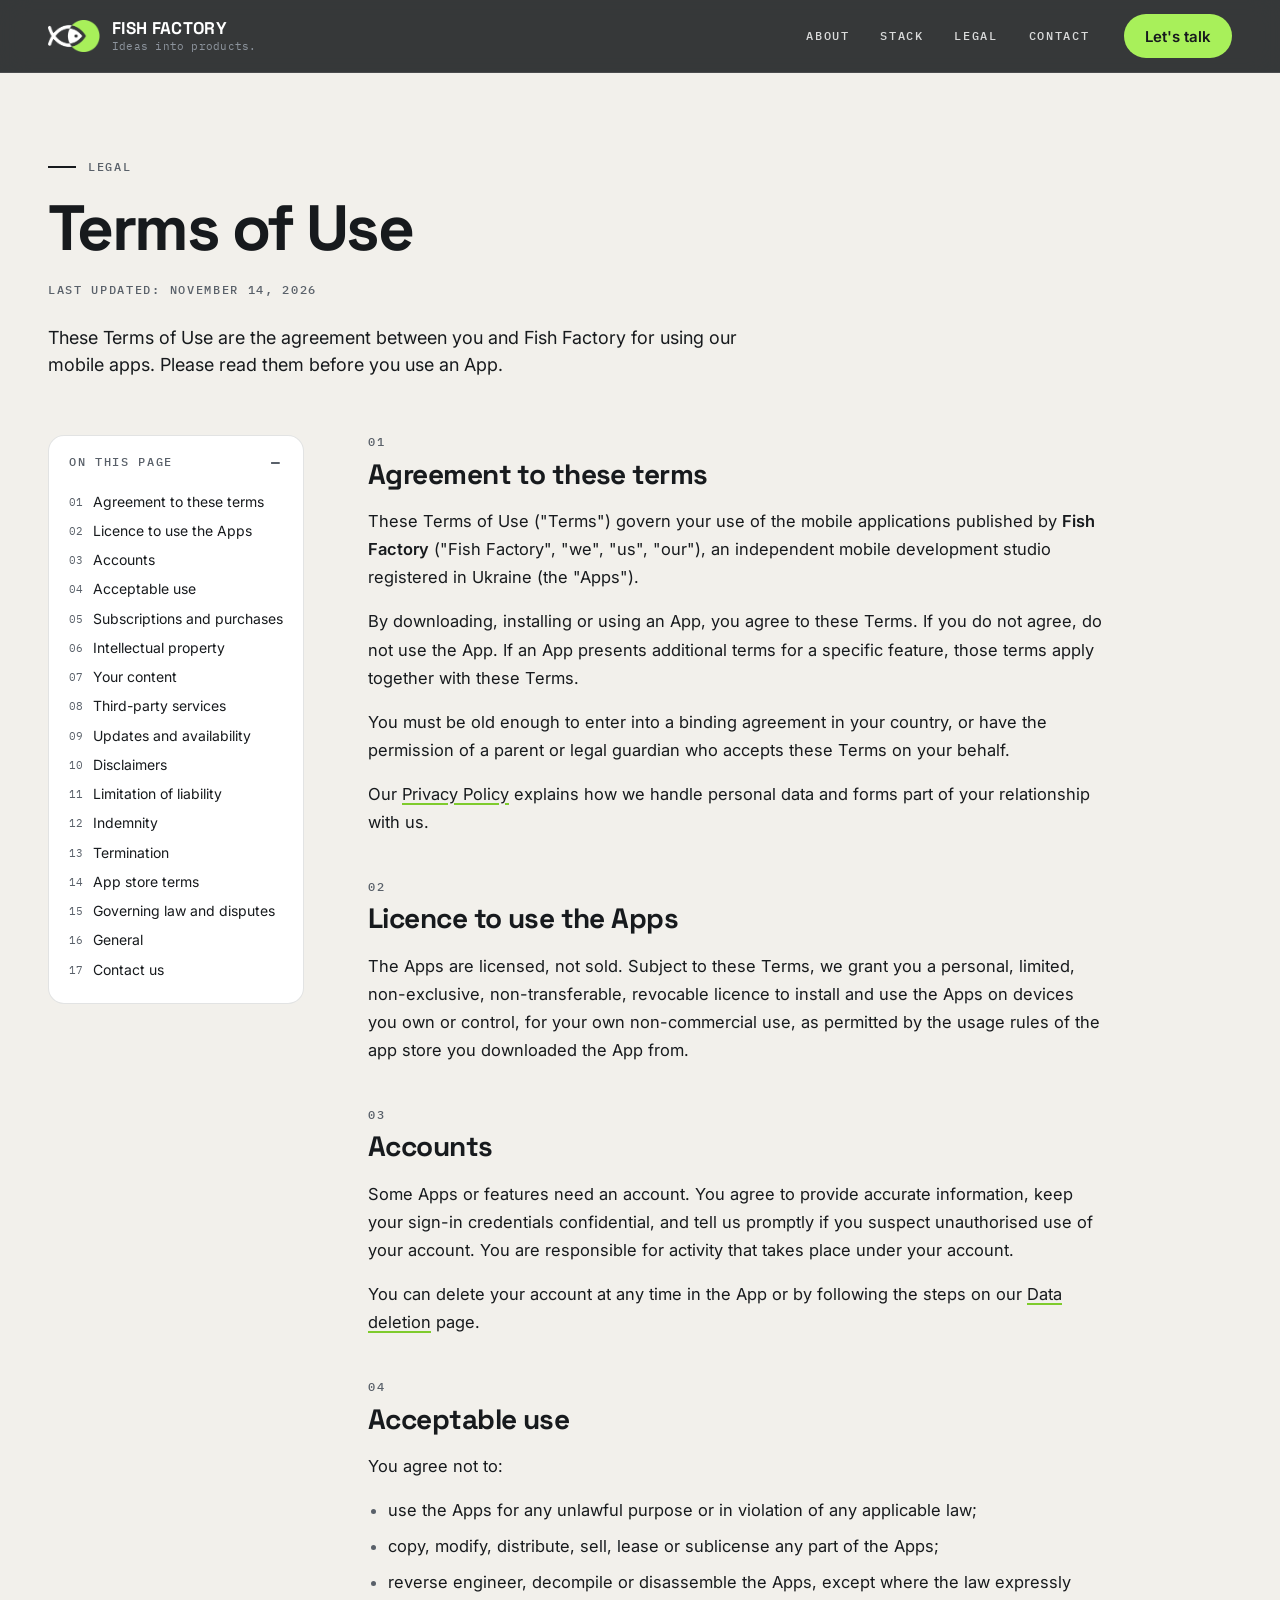
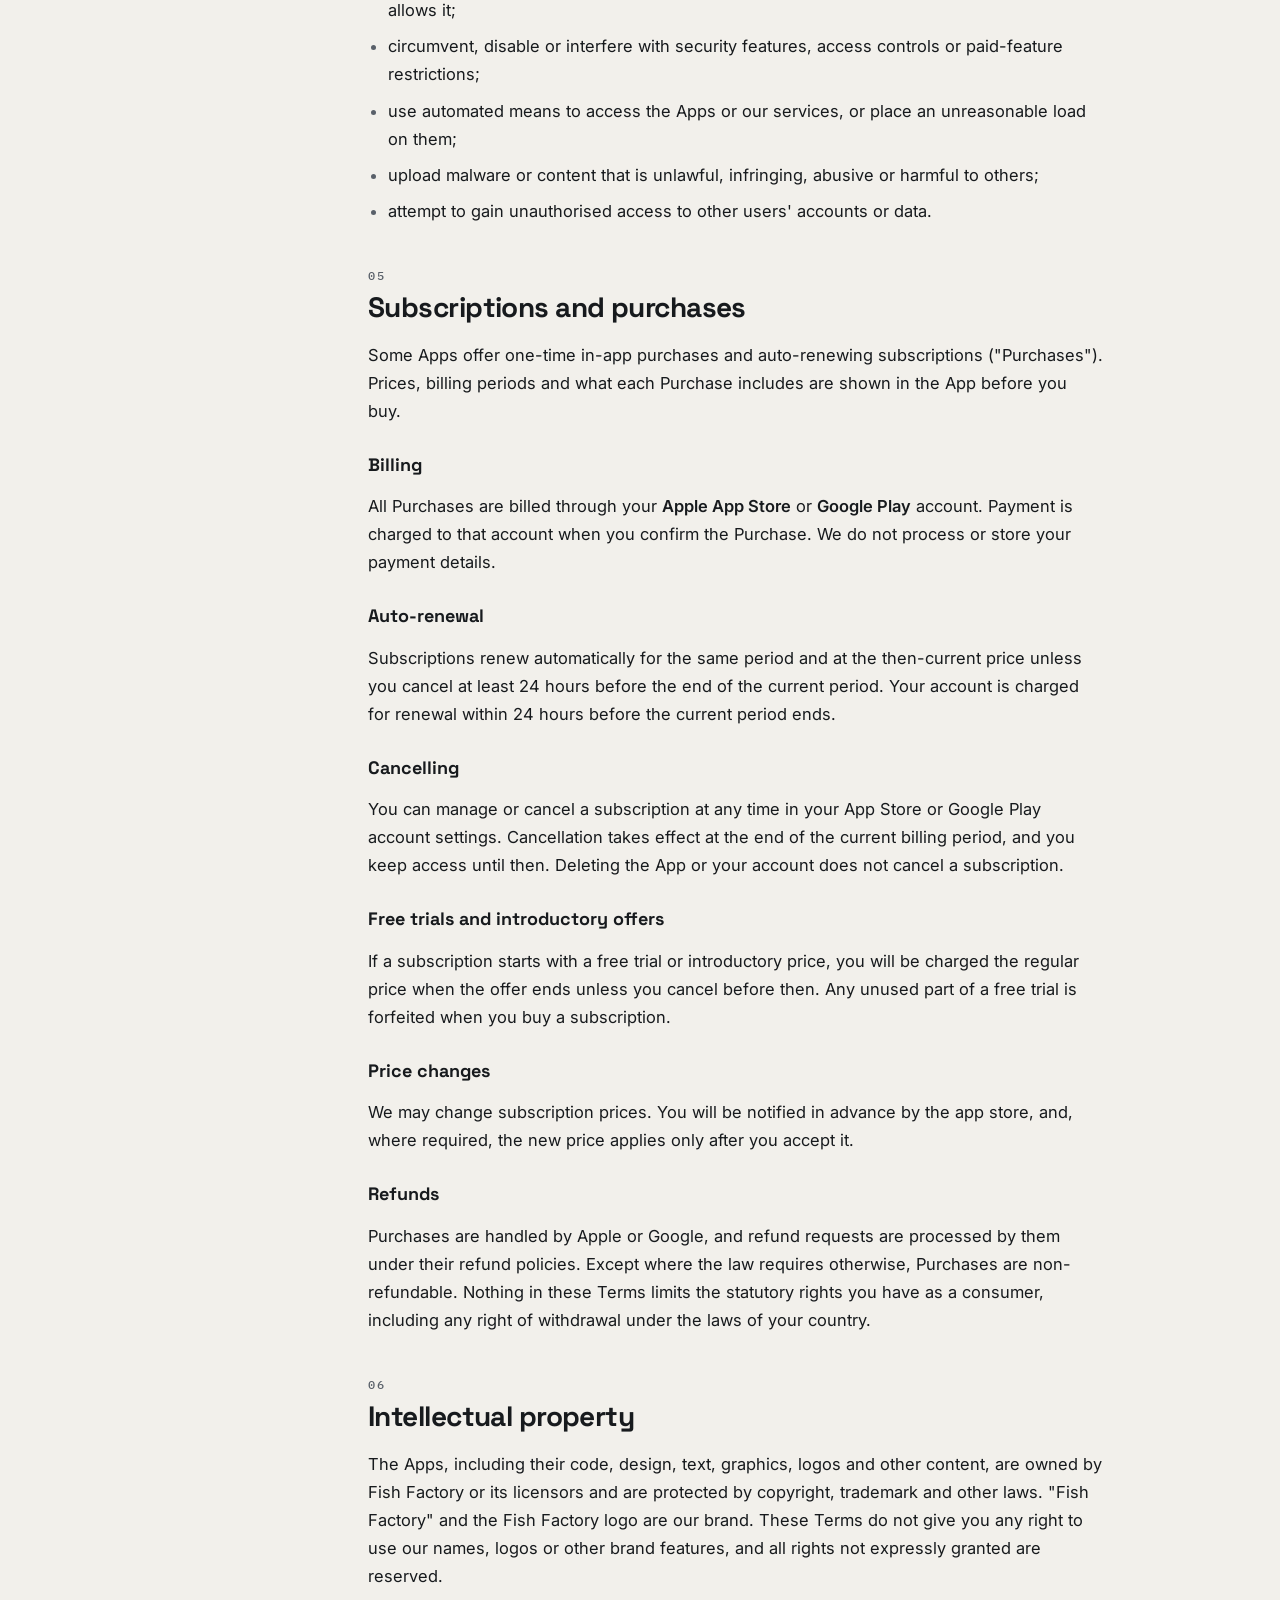
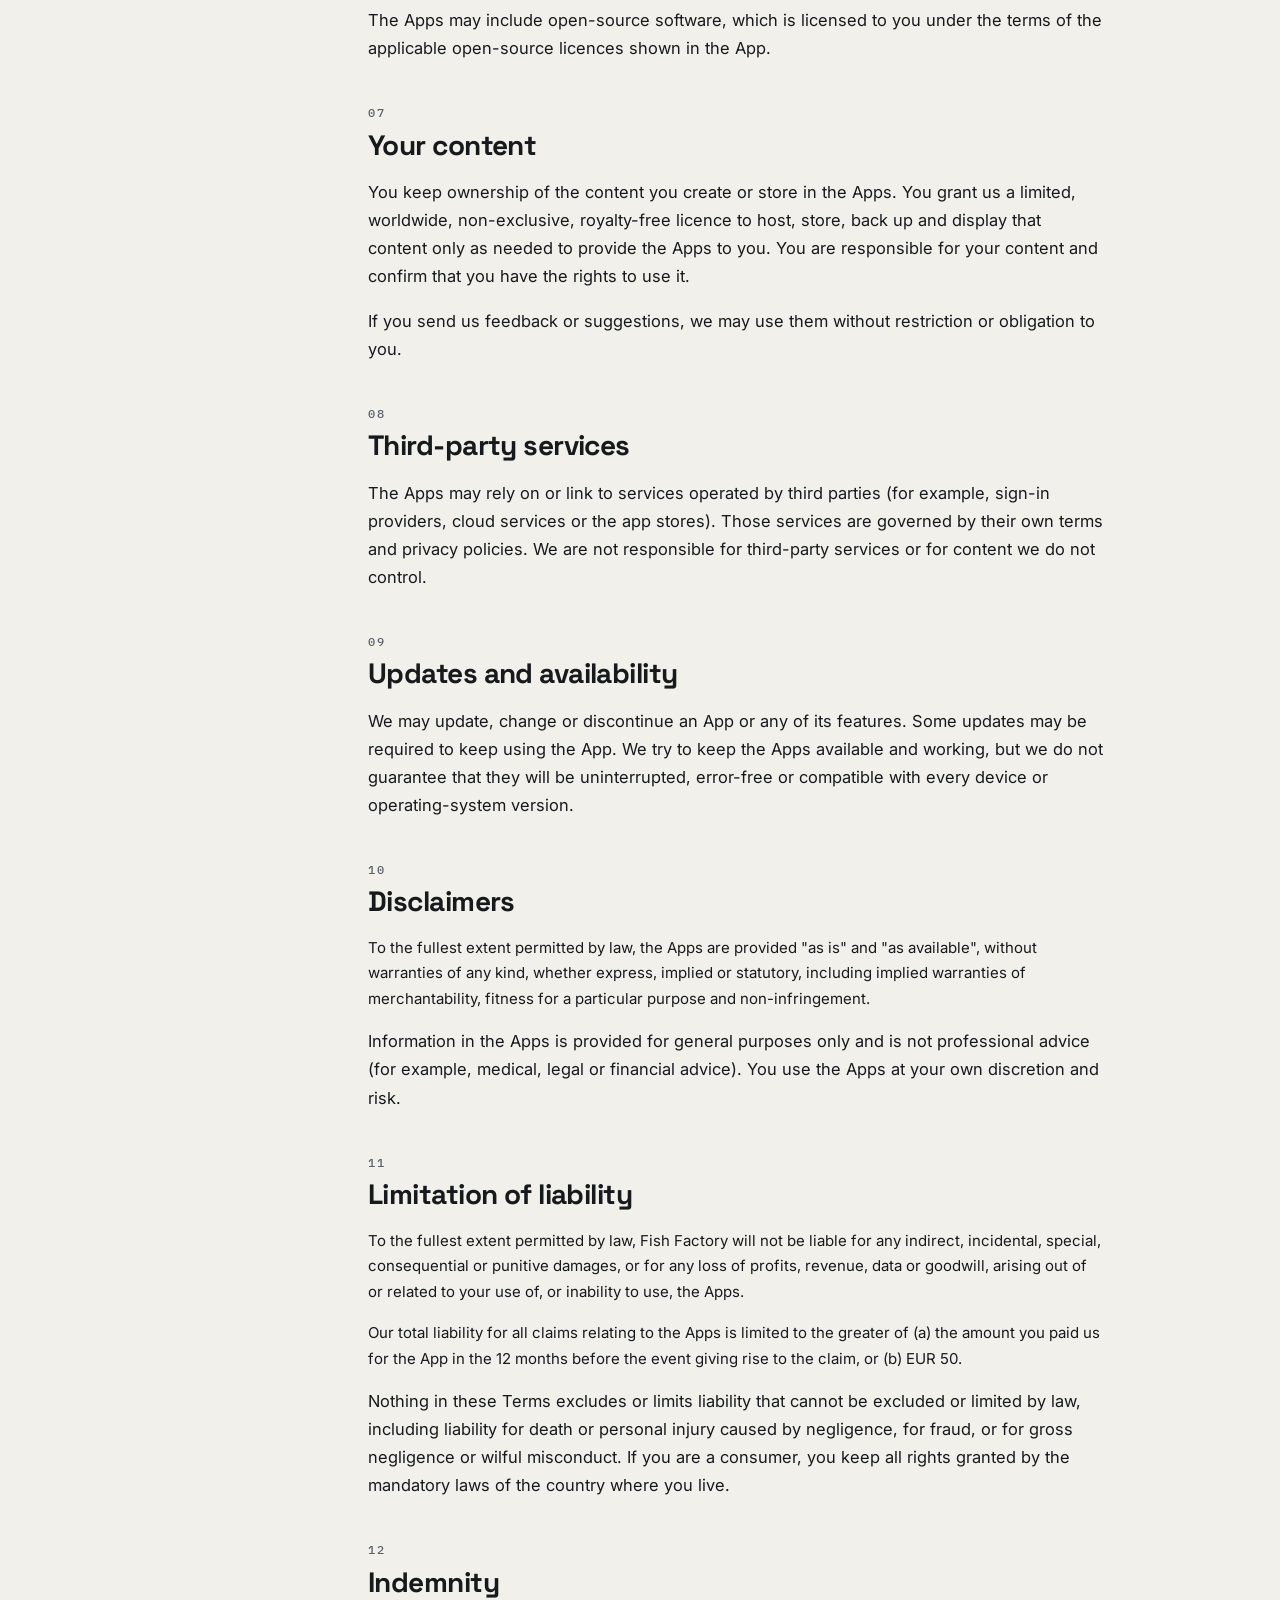
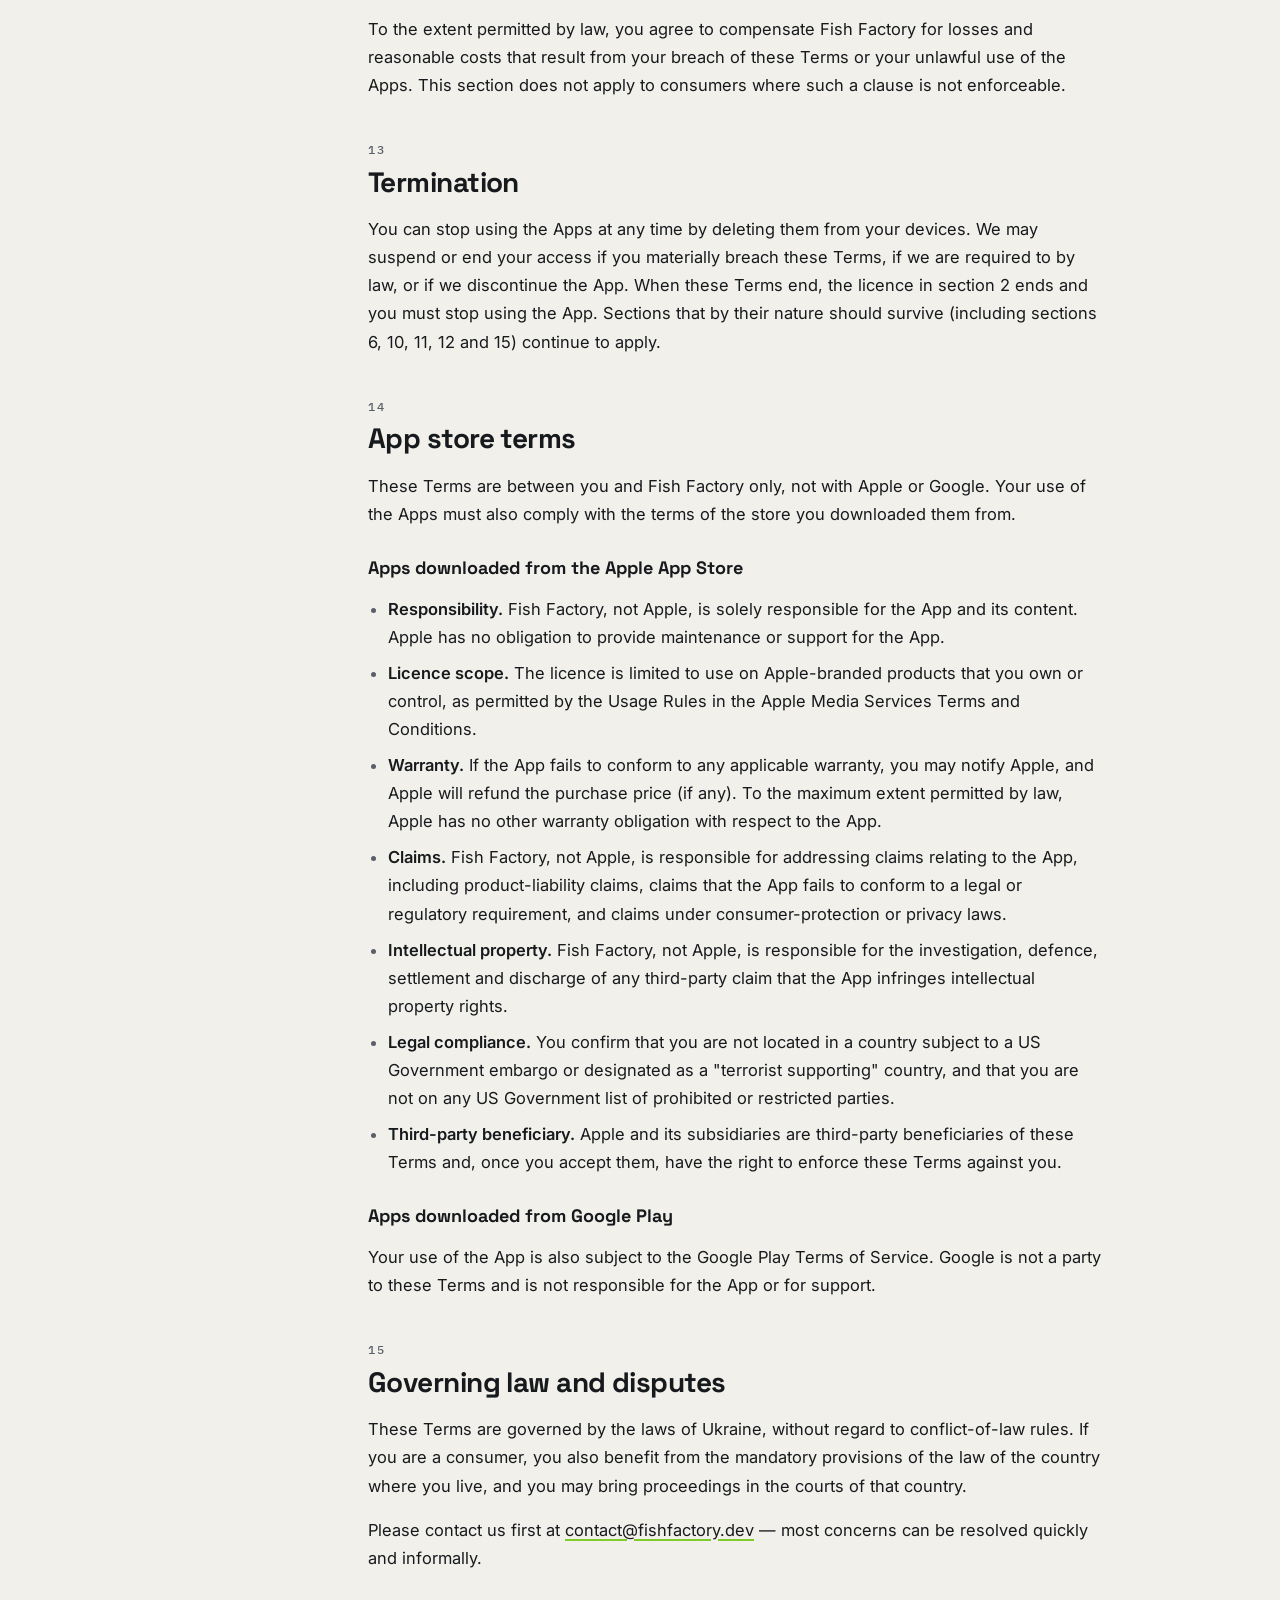
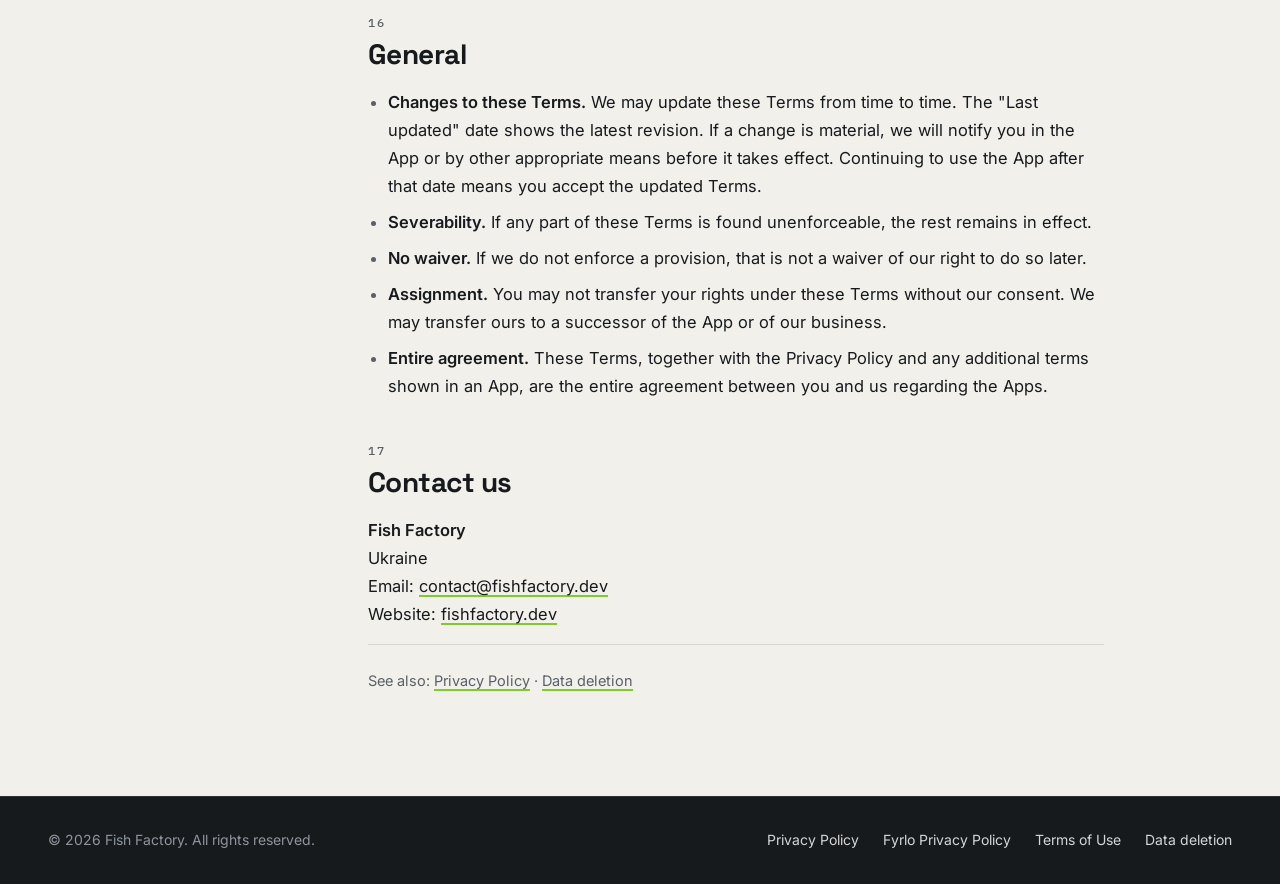
<file: terms.html>
<!DOCTYPE html>
<html lang="en" class="no-js">
<head>
  <meta charset="utf-8">
  <meta name="viewport" content="width=device-width, initial-scale=1, viewport-fit=cover">
  <title>Terms of Use — Fish Factory</title>
  <meta name="description" content="Terms of Use for mobile apps published by Fish Factory: licence, acceptable use, intellectual property, subscriptions and purchases, and limitation of liability.">
  <link rel="canonical" href="https://fishfactory.dev/terms.html">
  <meta name="theme-color" content="#171A1D">

  <meta property="og:type" content="article">
  <meta property="og:site_name" content="Fish Factory">
  <meta property="og:title" content="Terms of Use — Fish Factory">
  <meta property="og:description" content="The rules for using Fish Factory apps, purchases and subscriptions.">
  <meta property="og:url" content="https://fishfactory.dev/terms.html">
  <meta property="og:image" content="https://fishfactory.dev/assets/img/og-image.png">
  <meta name="twitter:card" content="summary_large_image">

  <link rel="icon" href="favicon.ico" sizes="48x48">
  <link rel="icon" href="favicon.png" type="image/png" sizes="512x512">
  <link rel="apple-touch-icon" href="apple-touch-icon.png">
  <link rel="manifest" href="site.webmanifest">

  <!-- WebView mode: ?webview=1 hides site chrome; optional &theme=dark|light. Runs before paint to avoid a flash. -->
  <script>
    (function (d) {
      d.classList.remove("no-js");
      var p = new URLSearchParams(location.search);
      if (p.get("webview") === "1") {
        d.classList.add("webview");
        var t = p.get("theme");
        if (t === "dark" || t === "light") d.setAttribute("data-theme", t);
      }
    })(document.documentElement);
  </script>

  <link rel="preconnect" href="https://fonts.googleapis.com">
  <link rel="preconnect" href="https://fonts.gstatic.com" crossorigin>
  <link href="https://fonts.googleapis.com/css2?family=IBM+Plex+Mono:wght@400;500&family=Inter:wght@400;500;600;700&family=Space+Grotesk:wght@500;700&display=swap" rel="stylesheet">
  <link rel="stylesheet" href="assets/css/styles.css">
</head>
<body class="doc-page">
  <a class="skip-link" href="#main">Skip to content</a>

  <header class="site-header">
    <div class="container header-inner">
      <a class="brand" href="index.html" aria-label="Fish Factory — home">
        <img src="assets/img/logo-mark-dark.png" width="240" height="146" alt="">
        <span class="brand-text">
          <span class="brand-name">FISH FACTORY</span>
          <span class="brand-tag">Ideas into products.</span>
        </span>
      </a>
      <button class="nav-toggle" type="button" aria-expanded="false" aria-controls="site-nav" aria-label="Open menu">
        <span class="bars" aria-hidden="true"></span>
      </button>
      <nav class="site-nav" id="site-nav" aria-label="Primary">
        <a href="index.html#about">About</a>
        <a href="index.html#stack">Stack</a>
        <a href="index.html#legal">Legal</a>
        <a href="index.html#contact">Contact</a>
        <a class="btn btn-lime" href="index.html#contact">Let's talk</a>
      </nav>
    </div>
  </header>

  <main id="main" class="doc">
    <div class="container">
      <header class="doc-head">
        <p class="mono eyebrow">Legal</p>
        <h1>Terms of Use</h1>
        <p class="mono doc-meta">Last updated: <time datetime="2026-11-14">November 14, 2026</time></p>
        <p class="doc-summary">These Terms of Use are the agreement between you and Fish Factory for using our mobile apps. Please read them before you use an App.</p>
      </header>

      <div class="doc-layout">
        <details class="toc">
          <summary class="mono">On this page</summary>
          <ol>
            <li><a href="#agreement">Agreement to these terms</a></li>
            <li><a href="#licence">Licence to use the Apps</a></li>
            <li><a href="#accounts">Accounts</a></li>
            <li><a href="#acceptable-use">Acceptable use</a></li>
            <li><a href="#purchases">Subscriptions and purchases</a></li>
            <li><a href="#intellectual-property">Intellectual property</a></li>
            <li><a href="#your-content">Your content</a></li>
            <li><a href="#third-party">Third-party services</a></li>
            <li><a href="#changes-to-apps">Updates and availability</a></li>
            <li><a href="#disclaimers">Disclaimers</a></li>
            <li><a href="#liability">Limitation of liability</a></li>
            <li><a href="#indemnity">Indemnity</a></li>
            <li><a href="#termination">Termination</a></li>
            <li><a href="#store-terms">App store terms</a></li>
            <li><a href="#law">Governing law and disputes</a></li>
            <li><a href="#general">General</a></li>
            <li><a href="#contact">Contact us</a></li>
          </ol>
        </details>
        <script>if (document.documentElement.classList.contains("webview")) document.currentScript.previousElementSibling.open = true;</script>

        <article class="prose">
          <section>
            <h2 id="agreement"><span class="num">01</span>Agreement to these terms</h2>
            <p>These Terms of Use ("Terms") govern your use of the mobile applications published by <strong>Fish Factory</strong> ("Fish Factory", "we", "us", "our"), an independent mobile development studio registered in Ukraine (the "Apps").</p>
            <p>By downloading, installing or using an App, you agree to these Terms. If you do not agree, do not use the App. If an App presents additional terms for a specific feature, those terms apply together with these Terms.</p>
            <p>You must be old enough to enter into a binding agreement in your country, or have the permission of a parent or legal guardian who accepts these Terms on your behalf.</p>
            <p>Our <a href="privacy.html">Privacy Policy</a> explains how we handle personal data and forms part of your relationship with us.</p>
          </section>

          <section>
            <h2 id="licence"><span class="num">02</span>Licence to use the Apps</h2>
            <p>The Apps are licensed, not sold. Subject to these Terms, we grant you a personal, limited, non-exclusive, non-transferable, revocable licence to install and use the Apps on devices you own or control, for your own non-commercial use, as permitted by the usage rules of the app store you downloaded the App from.</p>
          </section>

          <section>
            <h2 id="accounts"><span class="num">03</span>Accounts</h2>
            <p>Some Apps or features need an account. You agree to provide accurate information, keep your sign-in credentials confidential, and tell us promptly if you suspect unauthorised use of your account. You are responsible for activity that takes place under your account.</p>
            <p>You can delete your account at any time in the App or by following the steps on our <a href="delete-account.html">Data deletion</a> page.</p>
          </section>

          <section>
            <h2 id="acceptable-use"><span class="num">04</span>Acceptable use</h2>
            <p>You agree not to:</p>
            <ul>
              <li>use the Apps for any unlawful purpose or in violation of any applicable law;</li>
              <li>copy, modify, distribute, sell, lease or sublicense any part of the Apps;</li>
              <li>reverse engineer, decompile or disassemble the Apps, except where the law expressly allows it;</li>
              <li>circumvent, disable or interfere with security features, access controls or paid-feature restrictions;</li>
              <li>use automated means to access the Apps or our services, or place an unreasonable load on them;</li>
              <li>upload malware or content that is unlawful, infringing, abusive or harmful to others;</li>
              <li>attempt to gain unauthorised access to other users' accounts or data.</li>
            </ul>
          </section>

          <section>
            <h2 id="purchases"><span class="num">05</span>Subscriptions and purchases</h2>
            <p>Some Apps offer one-time in-app purchases and auto-renewing subscriptions ("Purchases"). Prices, billing periods and what each Purchase includes are shown in the App before you buy.</p>

            <h3>Billing</h3>
            <p>All Purchases are billed through your <strong>Apple App Store</strong> or <strong>Google Play</strong> account. Payment is charged to that account when you confirm the Purchase. We do not process or store your payment details.</p>

            <h3>Auto-renewal</h3>
            <p>Subscriptions renew automatically for the same period and at the then-current price unless you cancel at least 24 hours before the end of the current period. Your account is charged for renewal within 24 hours before the current period ends.</p>

            <h3>Cancelling</h3>
            <p>You can manage or cancel a subscription at any time in your App Store or Google Play account settings. Cancellation takes effect at the end of the current billing period, and you keep access until then. Deleting the App or your account does not cancel a subscription.</p>

            <h3>Free trials and introductory offers</h3>
            <p>If a subscription starts with a free trial or introductory price, you will be charged the regular price when the offer ends unless you cancel before then. Any unused part of a free trial is forfeited when you buy a subscription.</p>

            <h3>Price changes</h3>
            <p>We may change subscription prices. You will be notified in advance by the app store, and, where required, the new price applies only after you accept it.</p>

            <h3>Refunds</h3>
            <p>Purchases are handled by Apple or Google, and refund requests are processed by them under their refund policies. Except where the law requires otherwise, Purchases are non-refundable. Nothing in these Terms limits the statutory rights you have as a consumer, including any right of withdrawal under the laws of your country.</p>
          </section>

          <section>
            <h2 id="intellectual-property"><span class="num">06</span>Intellectual property</h2>
            <p>The Apps, including their code, design, text, graphics, logos and other content, are owned by Fish Factory or its licensors and are protected by copyright, trademark and other laws. "Fish Factory" and the Fish Factory logo are our brand. These Terms do not give you any right to use our names, logos or other brand features, and all rights not expressly granted are reserved.</p>
            <p>The Apps may include open-source software, which is licensed to you under the terms of the applicable open-source licences shown in the App.</p>
          </section>

          <section>
            <h2 id="your-content"><span class="num">07</span>Your content</h2>
            <p>You keep ownership of the content you create or store in the Apps. You grant us a limited, worldwide, non-exclusive, royalty-free licence to host, store, back up and display that content only as needed to provide the Apps to you. You are responsible for your content and confirm that you have the rights to use it.</p>
            <p>If you send us feedback or suggestions, we may use them without restriction or obligation to you.</p>
          </section>

          <section>
            <h2 id="third-party"><span class="num">08</span>Third-party services</h2>
            <p>The Apps may rely on or link to services operated by third parties (for example, sign-in providers, cloud services or the app stores). Those services are governed by their own terms and privacy policies. We are not responsible for third-party services or for content we do not control.</p>
          </section>

          <section>
            <h2 id="changes-to-apps"><span class="num">09</span>Updates and availability</h2>
            <p>We may update, change or discontinue an App or any of its features. Some updates may be required to keep using the App. We try to keep the Apps available and working, but we do not guarantee that they will be uninterrupted, error-free or compatible with every device or operating-system version.</p>
          </section>

          <section>
            <h2 id="disclaimers"><span class="num">10</span>Disclaimers</h2>
            <p class="caps">To the fullest extent permitted by law, the Apps are provided "as is" and "as available", without warranties of any kind, whether express, implied or statutory, including implied warranties of merchantability, fitness for a particular purpose and non-infringement.</p>
            <p>Information in the Apps is provided for general purposes only and is not professional advice (for example, medical, legal or financial advice). You use the Apps at your own discretion and risk.</p>
          </section>

          <section>
            <h2 id="liability"><span class="num">11</span>Limitation of liability</h2>
            <p class="caps">To the fullest extent permitted by law, Fish Factory will not be liable for any indirect, incidental, special, consequential or punitive damages, or for any loss of profits, revenue, data or goodwill, arising out of or related to your use of, or inability to use, the Apps.</p>
            <p class="caps">Our total liability for all claims relating to the Apps is limited to the greater of (a) the amount you paid us for the App in the 12 months before the event giving rise to the claim, or (b) EUR 50.</p>
            <p>Nothing in these Terms excludes or limits liability that cannot be excluded or limited by law, including liability for death or personal injury caused by negligence, for fraud, or for gross negligence or wilful misconduct. If you are a consumer, you keep all rights granted by the mandatory laws of the country where you live.</p>
          </section>

          <section>
            <h2 id="indemnity"><span class="num">12</span>Indemnity</h2>
            <p>To the extent permitted by law, you agree to compensate Fish Factory for losses and reasonable costs that result from your breach of these Terms or your unlawful use of the Apps. This section does not apply to consumers where such a clause is not enforceable.</p>
          </section>

          <section>
            <h2 id="termination"><span class="num">13</span>Termination</h2>
            <p>You can stop using the Apps at any time by deleting them from your devices. We may suspend or end your access if you materially breach these Terms, if we are required to by law, or if we discontinue the App. When these Terms end, the licence in section 2 ends and you must stop using the App. Sections that by their nature should survive (including sections 6, 10, 11, 12 and 15) continue to apply.</p>
          </section>

          <section>
            <h2 id="store-terms"><span class="num">14</span>App store terms</h2>
            <p>These Terms are between you and Fish Factory only, not with Apple or Google. Your use of the Apps must also comply with the terms of the store you downloaded them from.</p>

            <h3>Apps downloaded from the Apple App Store</h3>
            <ul>
              <li><strong>Responsibility.</strong> Fish Factory, not Apple, is solely responsible for the App and its content. Apple has no obligation to provide maintenance or support for the App.</li>
              <li><strong>Licence scope.</strong> The licence is limited to use on Apple-branded products that you own or control, as permitted by the Usage Rules in the Apple Media Services Terms and Conditions.</li>
              <li><strong>Warranty.</strong> If the App fails to conform to any applicable warranty, you may notify Apple, and Apple will refund the purchase price (if any). To the maximum extent permitted by law, Apple has no other warranty obligation with respect to the App.</li>
              <li><strong>Claims.</strong> Fish Factory, not Apple, is responsible for addressing claims relating to the App, including product-liability claims, claims that the App fails to conform to a legal or regulatory requirement, and claims under consumer-protection or privacy laws.</li>
              <li><strong>Intellectual property.</strong> Fish Factory, not Apple, is responsible for the investigation, defence, settlement and discharge of any third-party claim that the App infringes intellectual property rights.</li>
              <li><strong>Legal compliance.</strong> You confirm that you are not located in a country subject to a US Government embargo or designated as a "terrorist supporting" country, and that you are not on any US Government list of prohibited or restricted parties.</li>
              <li><strong>Third-party beneficiary.</strong> Apple and its subsidiaries are third-party beneficiaries of these Terms and, once you accept them, have the right to enforce these Terms against you.</li>
            </ul>

            <h3>Apps downloaded from Google Play</h3>
            <p>Your use of the App is also subject to the Google Play Terms of Service. Google is not a party to these Terms and is not responsible for the App or for support.</p>
          </section>

          <section>
            <h2 id="law"><span class="num">15</span>Governing law and disputes</h2>
            <p>These Terms are governed by the laws of Ukraine, without regard to conflict-of-law rules. If you are a consumer, you also benefit from the mandatory provisions of the law of the country where you live, and you may bring proceedings in the courts of that country.</p>
            <p>Please contact us first at <a href="mailto:contact@fishfactory.dev">contact@fishfactory.dev</a> — most concerns can be resolved quickly and informally.</p>
          </section>

          <section>
            <h2 id="general"><span class="num">16</span>General</h2>
            <ul>
              <li><strong>Changes to these Terms.</strong> We may update these Terms from time to time. The "Last updated" date shows the latest revision. If a change is material, we will notify you in the App or by other appropriate means before it takes effect. Continuing to use the App after that date means you accept the updated Terms.</li>
              <li><strong>Severability.</strong> If any part of these Terms is found unenforceable, the rest remains in effect.</li>
              <li><strong>No waiver.</strong> If we do not enforce a provision, that is not a waiver of our right to do so later.</li>
              <li><strong>Assignment.</strong> You may not transfer your rights under these Terms without our consent. We may transfer ours to a successor of the App or of our business.</li>
              <li><strong>Entire agreement.</strong> These Terms, together with the Privacy Policy and any additional terms shown in an App, are the entire agreement between you and us regarding the Apps.</li>
            </ul>
          </section>

          <section>
            <h2 id="contact"><span class="num">17</span>Contact us</h2>
            <p><strong>Fish Factory</strong><br>Ukraine<br>Email: <a href="mailto:contact@fishfactory.dev">contact@fishfactory.dev</a><br>Website: <a href="https://fishfactory.dev/">fishfactory.dev</a></p>
          </section>

          <p class="doc-foot">See also: <a href="privacy.html">Privacy Policy</a> · <a href="delete-account.html">Data deletion</a></p>
        </article>
      </div>
    </div>
  </main>

  <footer class="site-footer">
    <div class="container footer-inner">
      <p>© 2026 Fish Factory. All rights reserved.</p>
      <nav class="footer-links" aria-label="Legal">
        <a href="privacy.html">Privacy Policy</a>
        <a href="fyrlo/privacy.html">Fyrlo Privacy Policy</a>
        <a href="terms.html" aria-current="page">Terms of Use</a>
        <a href="delete-account.html">Data deletion</a>
      </nav>
    </div>
  </footer>

  <script src="assets/js/site.js" defer></script>
</body>
</html>
</file>
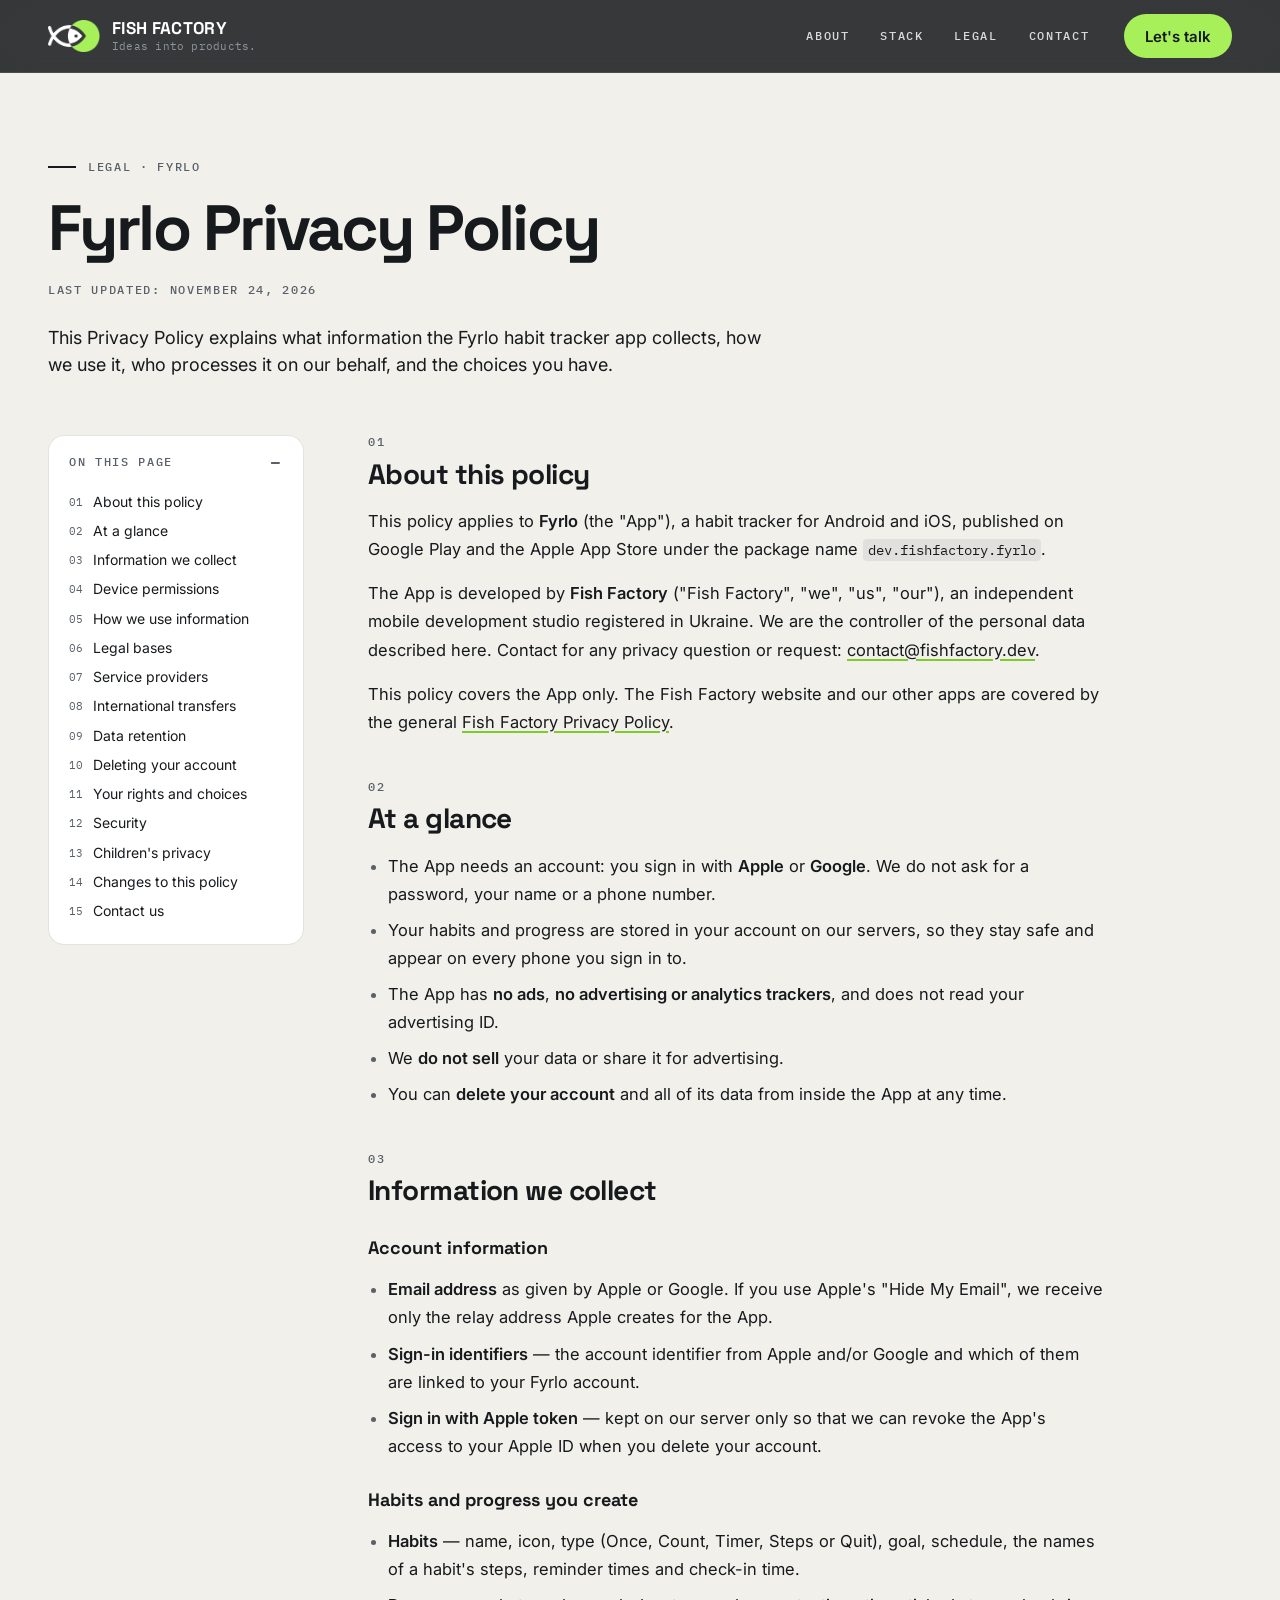
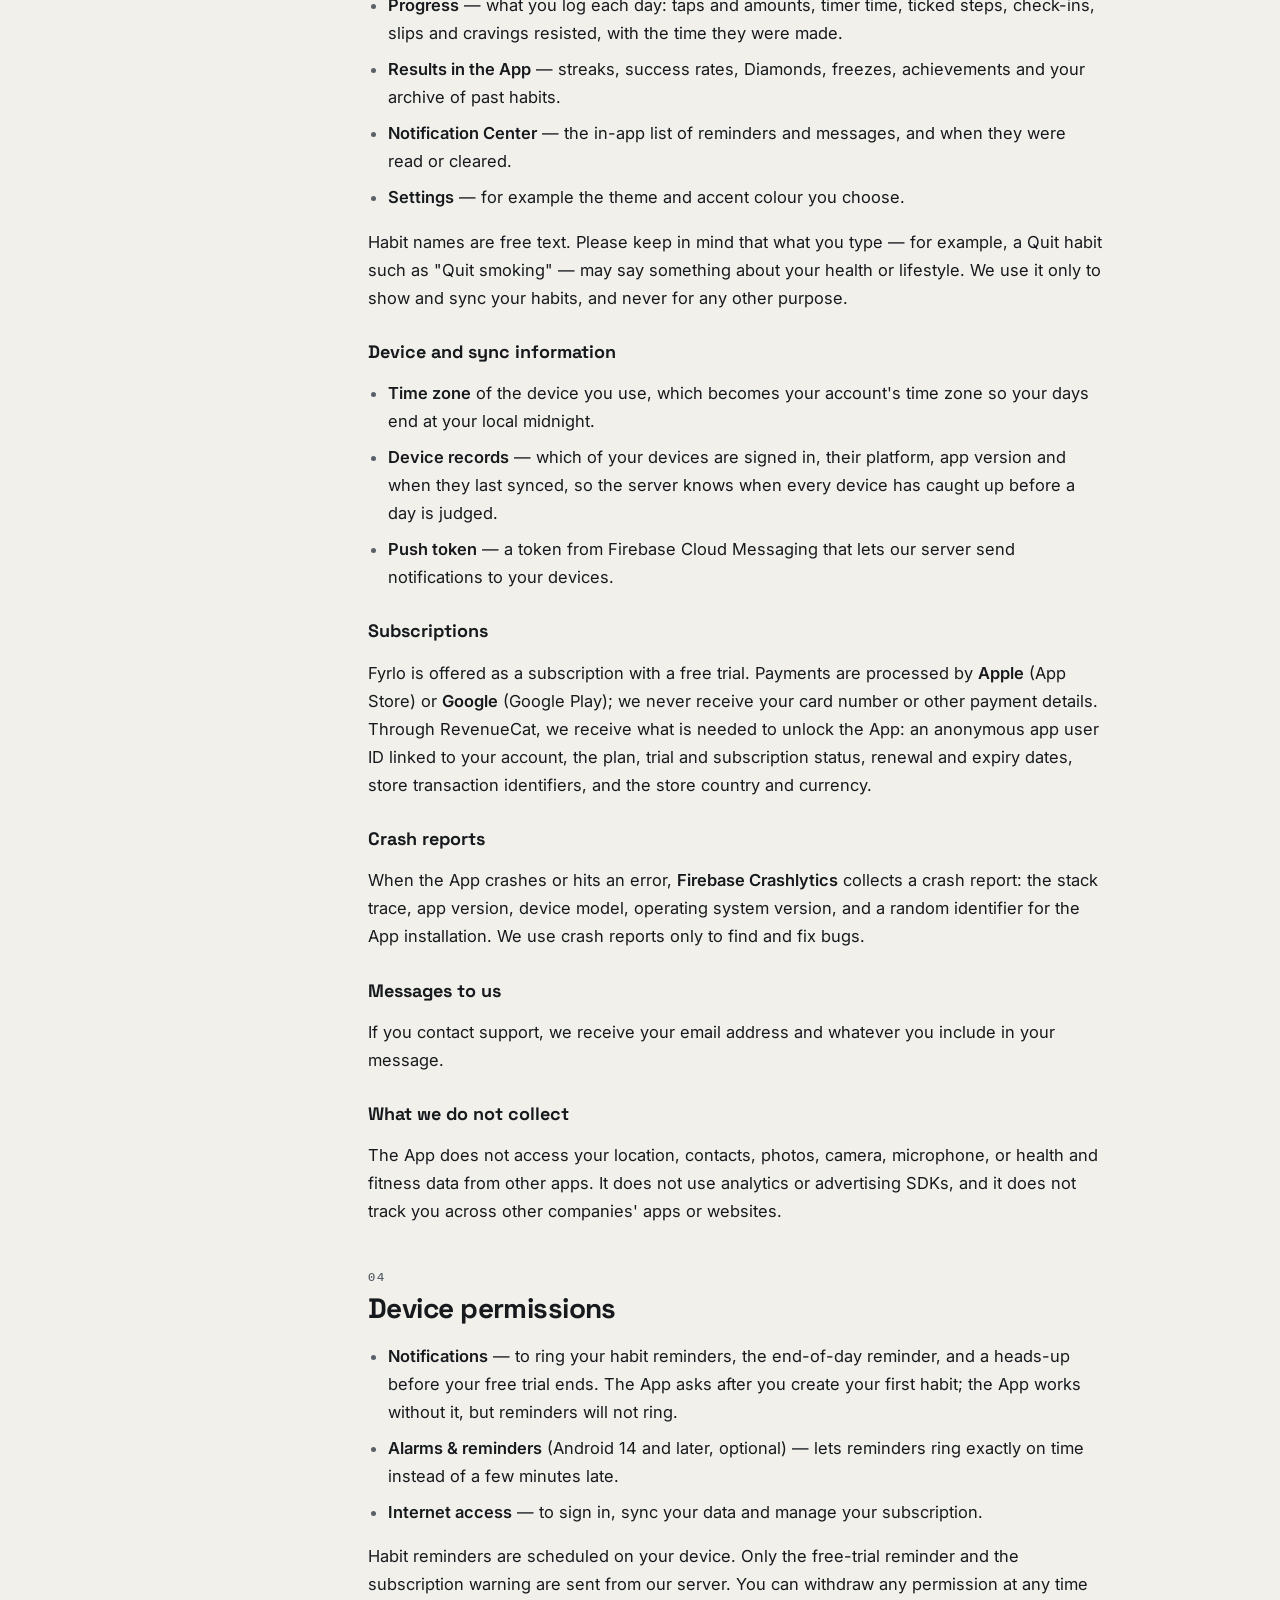
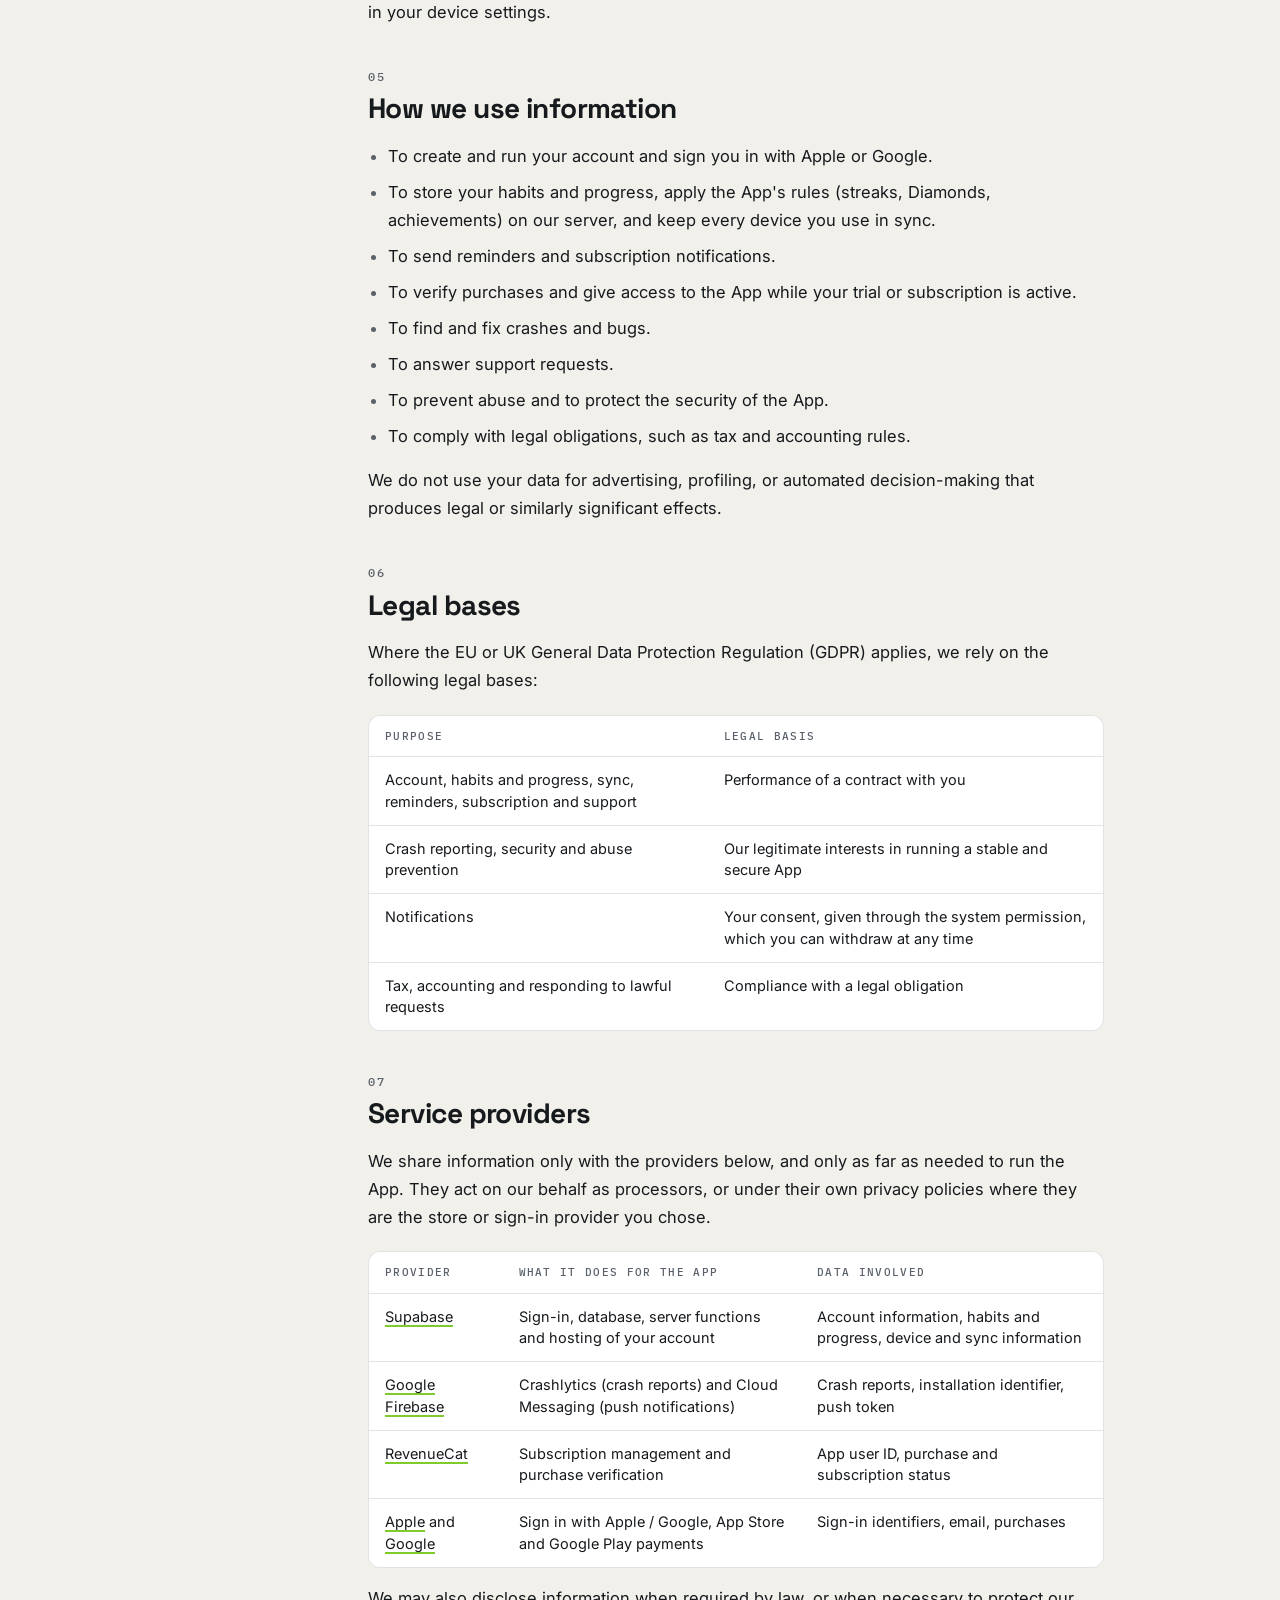
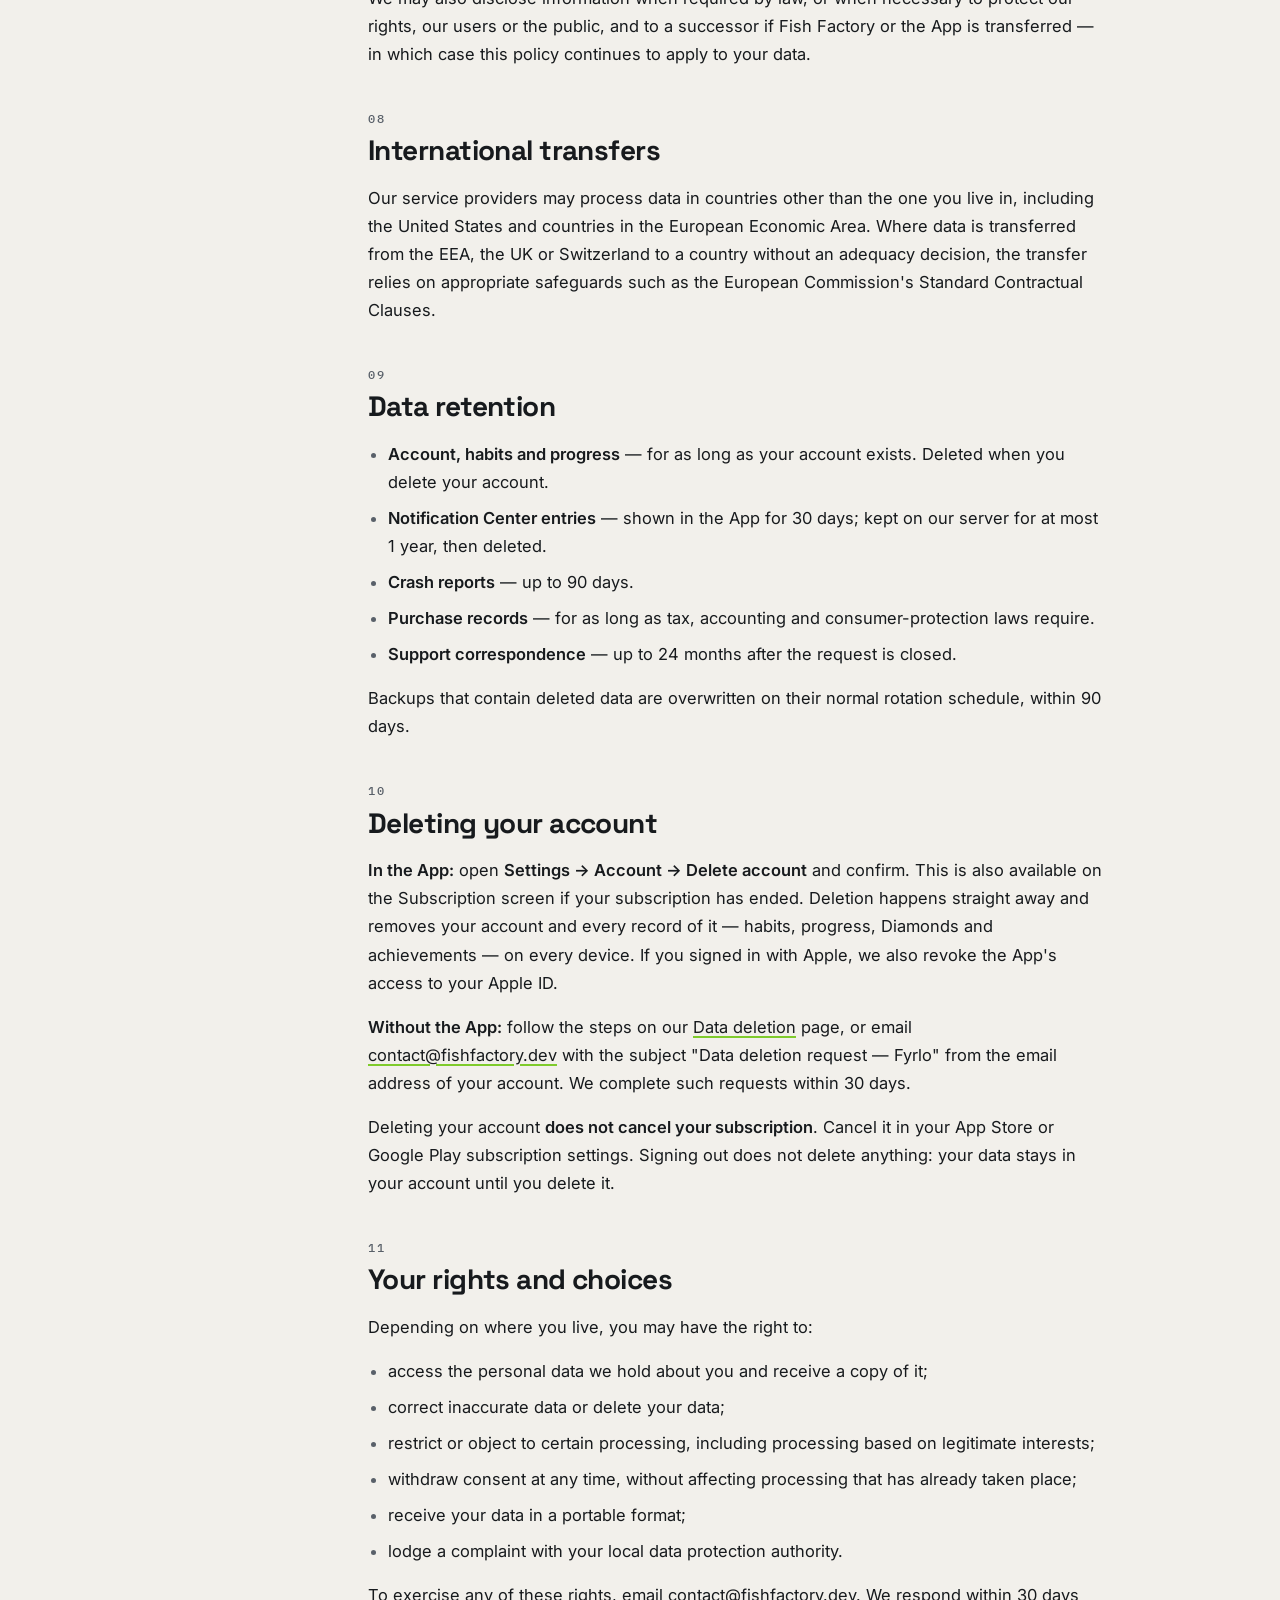
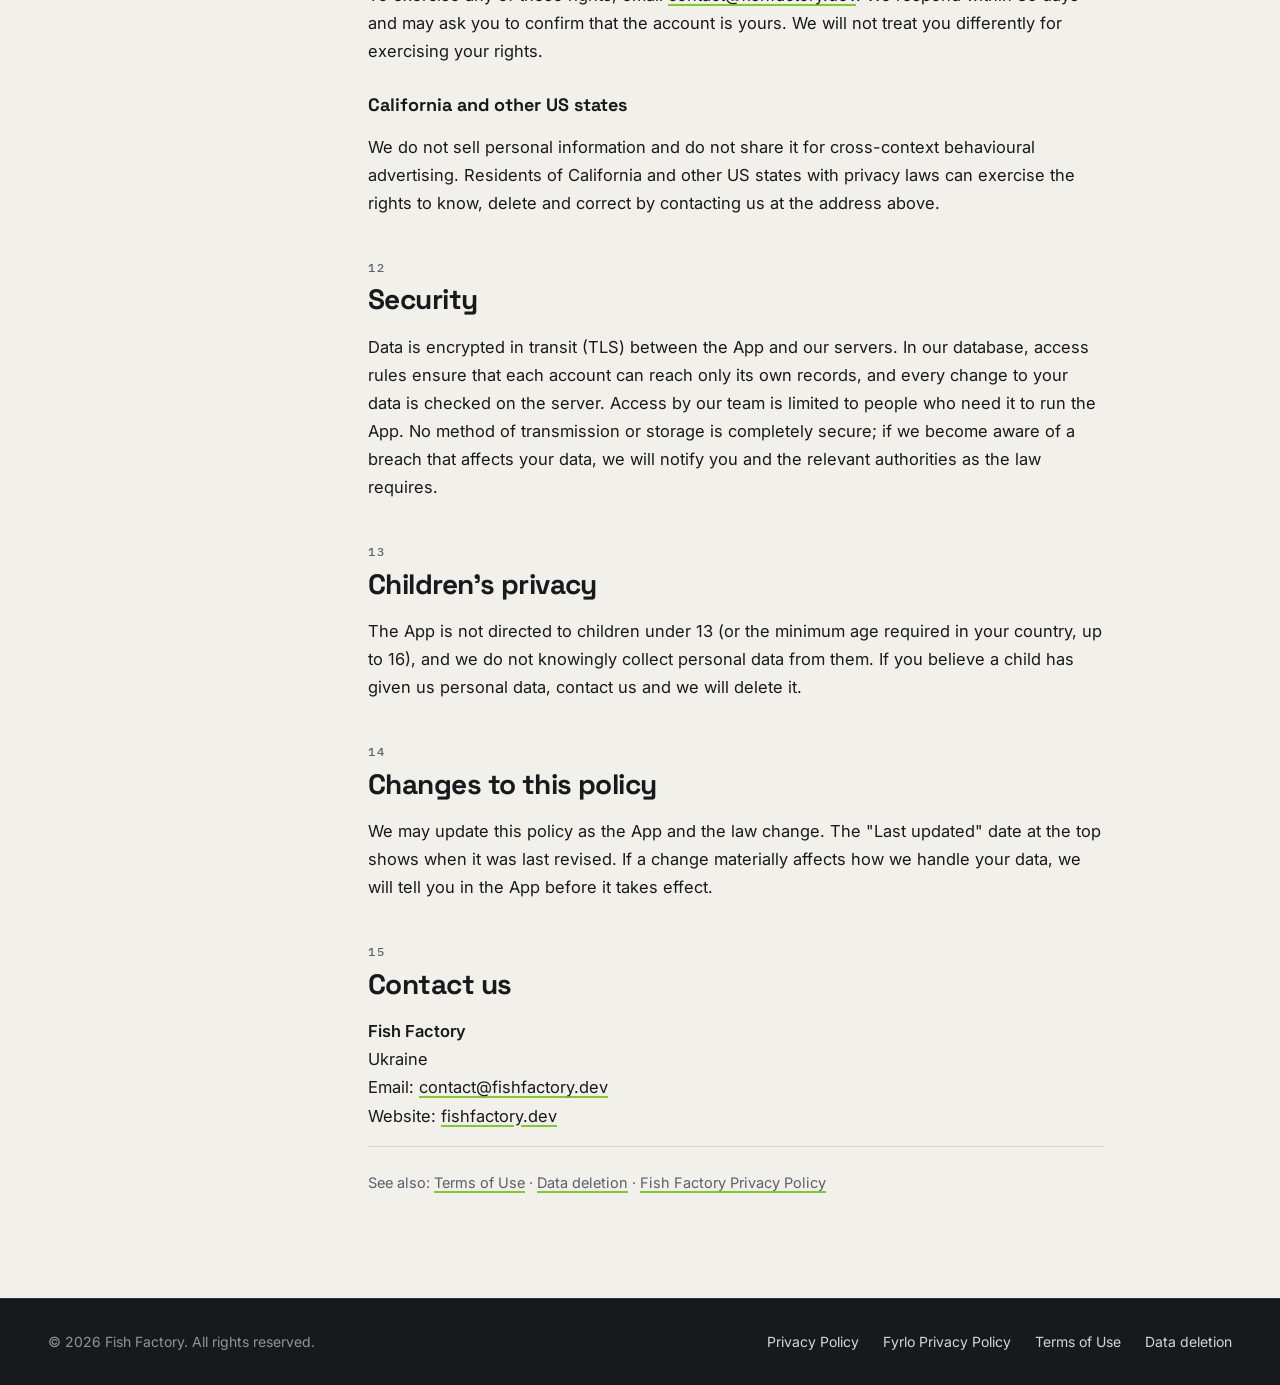
<file: fyrlo/privacy.html>
<!DOCTYPE html>
<html lang="en" class="no-js">
<head>
  <meta charset="utf-8">
  <meta name="viewport" content="width=device-width, initial-scale=1, viewport-fit=cover">
  <title>Fyrlo Privacy Policy — Fish Factory</title>
  <meta name="description" content="Privacy Policy for Fyrlo, the habit tracker by Fish Factory: what the app collects, why, who processes it, how long it is kept, and how to delete your account.">
  <link rel="canonical" href="https://fishfactory.dev/fyrlo/privacy.html">
  <meta name="theme-color" content="#171A1D">

  <meta property="og:type" content="article">
  <meta property="og:site_name" content="Fish Factory">
  <meta property="og:title" content="Fyrlo Privacy Policy — Fish Factory">
  <meta property="og:description" content="What the Fyrlo app collects, why, and the choices you have.">
  <meta property="og:url" content="https://fishfactory.dev/fyrlo/privacy.html">
  <meta property="og:image" content="https://fishfactory.dev/assets/img/og-image.png">
  <meta name="twitter:card" content="summary_large_image">

  <link rel="icon" href="../favicon.ico" sizes="48x48">
  <link rel="icon" href="../favicon.png" type="image/png" sizes="512x512">
  <link rel="apple-touch-icon" href="../apple-touch-icon.png">
  <link rel="manifest" href="../site.webmanifest">

  <!-- WebView mode: ?webview=1 hides site chrome; optional &theme=dark|light. Runs before paint to avoid a flash. -->
  <script>
    (function (d) {
      d.classList.remove("no-js");
      var p = new URLSearchParams(location.search);
      if (p.get("webview") === "1") {
        d.classList.add("webview");
        var t = p.get("theme");
        if (t === "dark" || t === "light") d.setAttribute("data-theme", t);
      }
    })(document.documentElement);
  </script>

  <link rel="preconnect" href="https://fonts.googleapis.com">
  <link rel="preconnect" href="https://fonts.gstatic.com" crossorigin>
  <link href="https://fonts.googleapis.com/css2?family=IBM+Plex+Mono:wght@400;500&family=Inter:wght@400;500;600;700&family=Space+Grotesk:wght@500;700&display=swap" rel="stylesheet">
  <link rel="stylesheet" href="../assets/css/styles.css">
</head>
<body class="doc-page">
  <a class="skip-link" href="#main">Skip to content</a>

  <header class="site-header">
    <div class="container header-inner">
      <a class="brand" href="../index.html" aria-label="Fish Factory — home">
        <img src="../assets/img/logo-mark-dark.png" width="240" height="146" alt="">
        <span class="brand-text">
          <span class="brand-name">FISH FACTORY</span>
          <span class="brand-tag">Ideas into products.</span>
        </span>
      </a>
      <button class="nav-toggle" type="button" aria-expanded="false" aria-controls="site-nav" aria-label="Open menu">
        <span class="bars" aria-hidden="true"></span>
      </button>
      <nav class="site-nav" id="site-nav" aria-label="Primary">
        <a href="../index.html#about">About</a>
        <a href="../index.html#stack">Stack</a>
        <a href="../index.html#legal">Legal</a>
        <a href="../index.html#contact">Contact</a>
        <a class="btn btn-lime" href="../index.html#contact">Let's talk</a>
      </nav>
    </div>
  </header>

  <main id="main" class="doc">
    <div class="container">
      <header class="doc-head">
        <p class="mono eyebrow">Legal · Fyrlo</p>
        <h1>Fyrlo Privacy Policy</h1>
        <p class="mono doc-meta">Last updated: <time datetime="2026-11-24">November 24, 2026</time></p>
        <p class="doc-summary">This Privacy Policy explains what information the Fyrlo habit tracker app collects, how we use it, who processes it on our behalf, and the choices you have.</p>
      </header>

      <div class="doc-layout">
        <details class="toc">
          <summary class="mono">On this page</summary>
          <ol>
            <li><a href="#about">About this policy</a></li>
            <li><a href="#at-a-glance">At a glance</a></li>
            <li><a href="#data-we-collect">Information we collect</a></li>
            <li><a href="#permissions">Device permissions</a></li>
            <li><a href="#how-we-use">How we use information</a></li>
            <li><a href="#legal-bases">Legal bases</a></li>
            <li><a href="#service-providers">Service providers</a></li>
            <li><a href="#transfers">International transfers</a></li>
            <li><a href="#retention">Data retention</a></li>
            <li><a href="#deletion">Deleting your account</a></li>
            <li><a href="#your-rights">Your rights and choices</a></li>
            <li><a href="#security">Security</a></li>
            <li><a href="#children">Children's privacy</a></li>
            <li><a href="#changes">Changes to this policy</a></li>
            <li><a href="#contact">Contact us</a></li>
          </ol>
        </details>
        <script>if (document.documentElement.classList.contains("webview")) document.currentScript.previousElementSibling.open = true;</script>

        <article class="prose">
          <section>
            <h2 id="about"><span class="num">01</span>About this policy</h2>
            <p>This policy applies to <strong>Fyrlo</strong> (the "App"), a habit tracker for Android and iOS, published on Google Play and the Apple App Store under the package name <code>dev.fishfactory.fyrlo</code>.</p>
            <p>The App is developed by <strong>Fish Factory</strong> ("Fish Factory", "we", "us", "our"), an independent mobile development studio registered in Ukraine. We are the controller of the personal data described here. Contact for any privacy question or request: <a href="mailto:contact@fishfactory.dev">contact@fishfactory.dev</a>.</p>
            <p>This policy covers the App only. The Fish Factory website and our other apps are covered by the general <a href="../privacy.html">Fish Factory Privacy Policy</a>.</p>
          </section>

          <section>
            <h2 id="at-a-glance"><span class="num">02</span>At a glance</h2>
            <ul>
              <li>The App needs an account: you sign in with <strong>Apple</strong> or <strong>Google</strong>. We do not ask for a password, your name or a phone number.</li>
              <li>Your habits and progress are stored in your account on our servers, so they stay safe and appear on every phone you sign in to.</li>
              <li>The App has <strong>no ads</strong>, <strong>no advertising or analytics trackers</strong>, and does not read your advertising ID.</li>
              <li>We <strong>do not sell</strong> your data or share it for advertising.</li>
              <li>You can <strong>delete your account</strong> and all of its data from inside the App at any time.</li>
            </ul>
          </section>

          <section>
            <h2 id="data-we-collect"><span class="num">03</span>Information we collect</h2>

            <h3>Account information</h3>
            <ul>
              <li><strong>Email address</strong> as given by Apple or Google. If you use Apple's "Hide My Email", we receive only the relay address Apple creates for the App.</li>
              <li><strong>Sign-in identifiers</strong> — the account identifier from Apple and/or Google and which of them are linked to your Fyrlo account.</li>
              <li><strong>Sign in with Apple token</strong> — kept on our server only so that we can revoke the App's access to your Apple ID when you delete your account.</li>
            </ul>

            <h3>Habits and progress you create</h3>
            <ul>
              <li><strong>Habits</strong> — name, icon, type (Once, Count, Timer, Steps or Quit), goal, schedule, the names of a habit's steps, reminder times and check-in time.</li>
              <li><strong>Progress</strong> — what you log each day: taps and amounts, timer time, ticked steps, check-ins, slips and cravings resisted, with the time they were made.</li>
              <li><strong>Results in the App</strong> — streaks, success rates, Diamonds, freezes, achievements and your archive of past habits.</li>
              <li><strong>Notification Center</strong> — the in-app list of reminders and messages, and when they were read or cleared.</li>
              <li><strong>Settings</strong> — for example the theme and accent colour you choose.</li>
            </ul>
            <p>Habit names are free text. Please keep in mind that what you type — for example, a Quit habit such as "Quit smoking" — may say something about your health or lifestyle. We use it only to show and sync your habits, and never for any other purpose.</p>

            <h3>Device and sync information</h3>
            <ul>
              <li><strong>Time zone</strong> of the device you use, which becomes your account's time zone so your days end at your local midnight.</li>
              <li><strong>Device records</strong> — which of your devices are signed in, their platform, app version and when they last synced, so the server knows when every device has caught up before a day is judged.</li>
              <li><strong>Push token</strong> — a token from Firebase Cloud Messaging that lets our server send notifications to your devices.</li>
            </ul>

            <h3>Subscriptions</h3>
            <p>Fyrlo is offered as a subscription with a free trial. Payments are processed by <strong>Apple</strong> (App Store) or <strong>Google</strong> (Google Play); we never receive your card number or other payment details. Through RevenueCat, we receive what is needed to unlock the App: an anonymous app user ID linked to your account, the plan, trial and subscription status, renewal and expiry dates, store transaction identifiers, and the store country and currency.</p>

            <h3>Crash reports</h3>
            <p>When the App crashes or hits an error, <strong>Firebase Crashlytics</strong> collects a crash report: the stack trace, app version, device model, operating system version, and a random identifier for the App installation. We use crash reports only to find and fix bugs.</p>

            <h3>Messages to us</h3>
            <p>If you contact support, we receive your email address and whatever you include in your message.</p>

            <h3>What we do not collect</h3>
            <p>The App does not access your location, contacts, photos, camera, microphone, or health and fitness data from other apps. It does not use analytics or advertising SDKs, and it does not track you across other companies' apps or websites.</p>
          </section>

          <section>
            <h2 id="permissions"><span class="num">04</span>Device permissions</h2>
            <ul>
              <li><strong>Notifications</strong> — to ring your habit reminders, the end-of-day reminder, and a heads-up before your free trial ends. The App asks after you create your first habit; the App works without it, but reminders will not ring.</li>
              <li><strong>Alarms &amp; reminders</strong> (Android 14 and later, optional) — lets reminders ring exactly on time instead of a few minutes late.</li>
              <li><strong>Internet access</strong> — to sign in, sync your data and manage your subscription.</li>
            </ul>
            <p>Habit reminders are scheduled on your device. Only the free-trial reminder and the subscription warning are sent from our server. You can withdraw any permission at any time in your device settings.</p>
          </section>

          <section>
            <h2 id="how-we-use"><span class="num">05</span>How we use information</h2>
            <ul>
              <li>To create and run your account and sign you in with Apple or Google.</li>
              <li>To store your habits and progress, apply the App's rules (streaks, Diamonds, achievements) on our server, and keep every device you use in sync.</li>
              <li>To send reminders and subscription notifications.</li>
              <li>To verify purchases and give access to the App while your trial or subscription is active.</li>
              <li>To find and fix crashes and bugs.</li>
              <li>To answer support requests.</li>
              <li>To prevent abuse and to protect the security of the App.</li>
              <li>To comply with legal obligations, such as tax and accounting rules.</li>
            </ul>
            <p>We do not use your data for advertising, profiling, or automated decision-making that produces legal or similarly significant effects.</p>
          </section>

          <section>
            <h2 id="legal-bases"><span class="num">06</span>Legal bases</h2>
            <p>Where the EU or UK General Data Protection Regulation (GDPR) applies, we rely on the following legal bases:</p>
            <div class="table-wrap">
              <table>
                <thead>
                  <tr><th scope="col">Purpose</th><th scope="col">Legal basis</th></tr>
                </thead>
                <tbody>
                  <tr><td>Account, habits and progress, sync, reminders, subscription and support</td><td>Performance of a contract with you</td></tr>
                  <tr><td>Crash reporting, security and abuse prevention</td><td>Our legitimate interests in running a stable and secure App</td></tr>
                  <tr><td>Notifications</td><td>Your consent, given through the system permission, which you can withdraw at any time</td></tr>
                  <tr><td>Tax, accounting and responding to lawful requests</td><td>Compliance with a legal obligation</td></tr>
                </tbody>
              </table>
            </div>
          </section>

          <section>
            <h2 id="service-providers"><span class="num">07</span>Service providers</h2>
            <p>We share information only with the providers below, and only as far as needed to run the App. They act on our behalf as processors, or under their own privacy policies where they are the store or sign-in provider you chose.</p>
            <div class="table-wrap">
              <table>
                <thead>
                  <tr><th scope="col">Provider</th><th scope="col">What it does for the App</th><th scope="col">Data involved</th></tr>
                </thead>
                <tbody>
                  <tr><td><a href="https://supabase.com/privacy">Supabase</a></td><td>Sign-in, database, server functions and hosting of your account</td><td>Account information, habits and progress, device and sync information</td></tr>
                  <tr><td><a href="https://firebase.google.com/support/privacy">Google Firebase</a></td><td>Crashlytics (crash reports) and Cloud Messaging (push notifications)</td><td>Crash reports, installation identifier, push token</td></tr>
                  <tr><td><a href="https://www.revenuecat.com/privacy">RevenueCat</a></td><td>Subscription management and purchase verification</td><td>App user ID, purchase and subscription status</td></tr>
                  <tr><td><a href="https://www.apple.com/legal/privacy/">Apple</a> and <a href="https://policies.google.com/privacy">Google</a></td><td>Sign in with Apple / Google, App Store and Google Play payments</td><td>Sign-in identifiers, email, purchases</td></tr>
                </tbody>
              </table>
            </div>
            <p>We may also disclose information when required by law, or when necessary to protect our rights, our users or the public, and to a successor if Fish Factory or the App is transferred — in which case this policy continues to apply to your data.</p>
          </section>

          <section>
            <h2 id="transfers"><span class="num">08</span>International transfers</h2>
            <p>Our service providers may process data in countries other than the one you live in, including the United States and countries in the European Economic Area. Where data is transferred from the EEA, the UK or Switzerland to a country without an adequacy decision, the transfer relies on appropriate safeguards such as the European Commission's Standard Contractual Clauses.</p>
          </section>

          <section>
            <h2 id="retention"><span class="num">09</span>Data retention</h2>
            <ul>
              <li><strong>Account, habits and progress</strong> — for as long as your account exists. Deleted when you delete your account.</li>
              <li><strong>Notification Center entries</strong> — shown in the App for 30 days; kept on our server for at most 1 year, then deleted.</li>
              <li><strong>Crash reports</strong> — up to 90 days.</li>
              <li><strong>Purchase records</strong> — for as long as tax, accounting and consumer-protection laws require.</li>
              <li><strong>Support correspondence</strong> — up to 24 months after the request is closed.</li>
            </ul>
            <p>Backups that contain deleted data are overwritten on their normal rotation schedule, within 90 days.</p>
          </section>

          <section>
            <h2 id="deletion"><span class="num">10</span>Deleting your account</h2>
            <p><strong>In the App:</strong> open <strong>Settings → Account → Delete account</strong> and confirm. This is also available on the Subscription screen if your subscription has ended. Deletion happens straight away and removes your account and every record of it — habits, progress, Diamonds and achievements — on every device. If you signed in with Apple, we also revoke the App's access to your Apple ID.</p>
            <p><strong>Without the App:</strong> follow the steps on our <a href="../delete-account.html">Data deletion</a> page, or email <a href="mailto:contact@fishfactory.dev?subject=Data%20deletion%20request%20%E2%80%94%20Fyrlo">contact@fishfactory.dev</a> with the subject "Data deletion request — Fyrlo" from the email address of your account. We complete such requests within 30 days.</p>
            <p>Deleting your account <strong>does not cancel your subscription</strong>. Cancel it in your App Store or Google Play subscription settings. Signing out does not delete anything: your data stays in your account until you delete it.</p>
          </section>

          <section>
            <h2 id="your-rights"><span class="num">11</span>Your rights and choices</h2>
            <p>Depending on where you live, you may have the right to:</p>
            <ul>
              <li>access the personal data we hold about you and receive a copy of it;</li>
              <li>correct inaccurate data or delete your data;</li>
              <li>restrict or object to certain processing, including processing based on legitimate interests;</li>
              <li>withdraw consent at any time, without affecting processing that has already taken place;</li>
              <li>receive your data in a portable format;</li>
              <li>lodge a complaint with your local data protection authority.</li>
            </ul>
            <p>To exercise any of these rights, email <a href="mailto:contact@fishfactory.dev">contact@fishfactory.dev</a>. We respond within 30 days and may ask you to confirm that the account is yours. We will not treat you differently for exercising your rights.</p>

            <h3>California and other US states</h3>
            <p>We do not sell personal information and do not share it for cross-context behavioural advertising. Residents of California and other US states with privacy laws can exercise the rights to know, delete and correct by contacting us at the address above.</p>
          </section>

          <section>
            <h2 id="security"><span class="num">12</span>Security</h2>
            <p>Data is encrypted in transit (TLS) between the App and our servers. In our database, access rules ensure that each account can reach only its own records, and every change to your data is checked on the server. Access by our team is limited to people who need it to run the App. No method of transmission or storage is completely secure; if we become aware of a breach that affects your data, we will notify you and the relevant authorities as the law requires.</p>
          </section>

          <section>
            <h2 id="children"><span class="num">13</span>Children's privacy</h2>
            <p>The App is not directed to children under 13 (or the minimum age required in your country, up to 16), and we do not knowingly collect personal data from them. If you believe a child has given us personal data, contact us and we will delete it.</p>
          </section>

          <section>
            <h2 id="changes"><span class="num">14</span>Changes to this policy</h2>
            <p>We may update this policy as the App and the law change. The "Last updated" date at the top shows when it was last revised. If a change materially affects how we handle your data, we will tell you in the App before it takes effect.</p>
          </section>

          <section>
            <h2 id="contact"><span class="num">15</span>Contact us</h2>
            <p><strong>Fish Factory</strong><br>Ukraine<br>Email: <a href="mailto:contact@fishfactory.dev">contact@fishfactory.dev</a><br>Website: <a href="https://fishfactory.dev/">fishfactory.dev</a></p>
          </section>

          <p class="doc-foot">See also: <a href="../terms.html">Terms of Use</a> · <a href="../delete-account.html">Data deletion</a> · <a href="../privacy.html">Fish Factory Privacy Policy</a></p>
        </article>
      </div>
    </div>
  </main>

  <footer class="site-footer">
    <div class="container footer-inner">
      <p>© 2026 Fish Factory. All rights reserved.</p>
      <nav class="footer-links" aria-label="Legal">
        <a href="../privacy.html">Privacy Policy</a>
        <a href="privacy.html" aria-current="page">Fyrlo Privacy Policy</a>
        <a href="../terms.html">Terms of Use</a>
        <a href="../delete-account.html">Data deletion</a>
      </nav>
    </div>
  </footer>

  <script src="../assets/js/site.js" defer></script>
</body>
</html>
</file>
<file: assets/css/styles.css>
/* ==========================================================================
   Fish Factory — fishfactory.dev
   Plain CSS, no build step. Mobile-first, 320px → 4K.
   ========================================================================== */

/* ---------- Tokens ---------- */
:root {
  /* Brand palette */
  --bg-dark: #171A1D;        /* Factory Black */
  --accent-lime: #A8F05A;    /* Signal Lime */
  --bg-light: #F2F0EB;       /* Warm Paper */
  --bg-white: #FFFFFF;       /* White */
  --accent-orange: #FF7547;  /* Accent Orange (optional) */
  --text-muted: #8E959E;     /* Secondary text on dark */

  /* Derived */
  --text-muted-on-light: #596069; /* AA-contrast secondary text on Warm Paper */
  --dark-raised: #1F2327;
  --dark-line: rgba(255, 255, 255, 0.1);
  --light-line: rgba(23, 26, 29, 0.12);
  --lime-hover: #B9F577;

  /* Type */
  --font-display: "Space Grotesk", "Inter", system-ui, sans-serif;
  --font-body: "Inter", system-ui, -apple-system, "Segoe UI", Roboto, sans-serif;
  --font-mono: "IBM Plex Mono", ui-monospace, SFMono-Regular, Menlo, Consolas, monospace;

  /* Layout */
  --container: 75rem;
  --gutter: clamp(1.25rem, 5vw, 3rem);
  --header-h: 4.5rem;
  --radius: 1rem;
  --radius-pill: 999px;

  /* Document surface (overridden for the in-app dark theme) */
  --doc-bg: var(--bg-light);
  --doc-text: var(--bg-dark);
  --doc-muted: var(--text-muted-on-light);
  --doc-line: var(--light-line);
  --doc-card: var(--bg-white);
  --doc-link-line: #7FCB2C;
  --doc-code-bg: rgba(23, 26, 29, 0.07);
}

/* ---------- Base ---------- */
*, *::before, *::after { box-sizing: border-box; }

html {
  font-size: 100%;
  -webkit-text-size-adjust: 100%;
  text-size-adjust: 100%;
  scroll-behavior: smooth;
  scroll-padding-top: calc(var(--header-h) + 1rem);
}
/* Everything is rem-based, so large displays scale the whole UI up. */
@media (min-width: 120rem)  { html { font-size: 112.5%; } }  /* ≥1920px */
@media (min-width: 160rem)  { html { font-size: 137.5%; } }  /* ≥2560px */
@media (min-width: 215rem)  { html { font-size: 187.5%; } }  /* ≥3440px / 4K */

body {
  margin: 0;
  background: var(--bg-dark);
  color: var(--bg-white);
  font-family: var(--font-body);
  font-size: 1rem;
  line-height: 1.6;
  -webkit-font-smoothing: antialiased;
  -moz-osx-font-smoothing: grayscale;
  text-rendering: optimizeLegibility;
}

img { max-width: 100%; height: auto; display: block; }
a { color: inherit; }
h1, h2, h3, p, ul, ol, dl, dd, figure { margin: 0; }
ul[class], ol[class] { padding: 0; list-style: none; }
button { font: inherit; color: inherit; }

:focus-visible {
  outline: 2px solid var(--accent-lime);
  outline-offset: 3px;
  border-radius: 4px;
}
.on-light :focus-visible, .doc :focus-visible { outline-color: var(--doc-text, var(--bg-dark)); }

::selection { background: var(--accent-lime); color: var(--bg-dark); }

.container {
  width: 100%;
  max-width: calc(var(--container) + var(--gutter) * 2);
  margin-inline: auto;
  padding-inline: var(--gutter);
}

.skip-link {
  position: absolute;
  left: 1rem;
  top: -4rem;
  z-index: 100;
  padding: 0.75rem 1rem;
  background: var(--accent-lime);
  color: var(--bg-dark);
  font-weight: 600;
  border-radius: 0.5rem;
  text-decoration: none;
}
.skip-link:focus { top: 1rem; }

.visually-hidden {
  position: absolute !important;
  width: 1px; height: 1px;
  margin: -1px; padding: 0;
  overflow: hidden;
  clip: rect(0 0 0 0);
  white-space: nowrap;
  border: 0;
}

/* ---------- Shared type ---------- */
.mono {
  font-family: var(--font-mono);
  font-size: 0.75rem;
  font-weight: 500;
  letter-spacing: 0.14em;
  text-transform: uppercase;
}
.eyebrow {
  display: inline-flex;
  align-items: center;
  gap: 0.75rem;
  color: var(--text-muted);
}
.eyebrow::before {
  content: "";
  width: 1.75rem;
  height: 2px;
  background: var(--accent-lime);
}
.on-light .eyebrow { color: var(--text-muted-on-light); }
.on-light .eyebrow::before { background: var(--bg-dark); }

.h2 {
  font-family: var(--font-display);
  font-weight: 700;
  font-size: clamp(1.875rem, 1.2rem + 3vw, 3.25rem);
  line-height: 1.05;
  letter-spacing: -0.03em;
  text-wrap: balance;
}

/* ---------- Buttons ---------- */
.btn {
  display: inline-flex;
  align-items: center;
  justify-content: center;
  gap: 0.5rem;
  min-height: 2.75rem;
  padding: 0.625rem 1.25rem;
  border: 1.5px solid transparent;
  border-radius: var(--radius-pill);
  font-family: var(--font-body);
  font-size: 0.9375rem;
  font-weight: 600;
  line-height: 1;
  text-decoration: none;
  white-space: nowrap;
  cursor: pointer;
  transition: background-color 0.18s ease, border-color 0.18s ease, color 0.18s ease, transform 0.18s ease;
}
.btn:active { transform: translateY(1px); }
.btn-lime { background: var(--accent-lime); color: var(--bg-dark); }
.btn-lime:hover { background: var(--lime-hover); }
.btn-ghost { background: transparent; color: var(--bg-white); border-color: rgba(255, 255, 255, 0.28); }
.btn-ghost:hover { border-color: var(--bg-white); }
.btn-dark { background: var(--bg-dark); color: var(--bg-white); }
.btn-dark:hover { background: #2A2F34; }
.btn-lg { min-height: 3.25rem; padding-inline: 1.625rem; font-size: 1rem; }
.btn svg { width: 1.125em; height: 1.125em; flex: none; }

/* ---------- Header ---------- */
.site-header {
  position: sticky;
  top: 0;
  z-index: 50;
  background: rgba(23, 26, 29, 0.86);
  -webkit-backdrop-filter: saturate(1.4) blur(14px);
  backdrop-filter: saturate(1.4) blur(14px);
  border-bottom: 1px solid var(--dark-line);
  color: var(--bg-white);
}
.header-inner {
  display: flex;
  align-items: center;
  justify-content: space-between;
  gap: 1rem;
  min-height: var(--header-h);
}

.brand {
  display: inline-flex;
  align-items: center;
  gap: 0.75rem;
  text-decoration: none;
  color: inherit;
}
.brand img { width: 3.25rem; height: auto; flex: none; }
.brand-text { display: flex; flex-direction: column; line-height: 1; }
.brand-name {
  font-family: var(--font-display);
  font-weight: 700;
  font-size: 1.0625rem;
  letter-spacing: 0.02em;
  white-space: nowrap;
}
.brand-tag {
  margin-top: 0.3rem;
  font-family: var(--font-mono);
  font-size: 0.6875rem;
  letter-spacing: 0.02em;
  color: var(--text-muted);
  white-space: nowrap;
}

.nav-toggle {
  display: inline-flex;
  align-items: center;
  justify-content: center;
  width: 2.75rem;
  height: 2.75rem;
  margin-right: -0.5rem;
  padding: 0;
  background: none;
  border: 0;
  border-radius: 0.5rem;
  cursor: pointer;
}
.nav-toggle .bars { position: relative; width: 1.375rem; height: 0.875rem; }
.nav-toggle .bars::before,
.nav-toggle .bars::after {
  content: "";
  position: absolute;
  left: 0;
  width: 100%;
  height: 2px;
  background: currentColor;
  border-radius: 2px;
  transition: transform 0.2s ease, top 0.2s ease, bottom 0.2s ease;
}
.nav-toggle .bars::before { top: 0; }
.nav-toggle .bars::after { bottom: 0; }
.nav-toggle[aria-expanded="true"] .bars::before { top: calc(50% - 1px); transform: rotate(45deg); }
.nav-toggle[aria-expanded="true"] .bars::after { bottom: calc(50% - 1px); transform: rotate(-45deg); }

.site-nav {
  position: absolute;
  top: 100%;
  left: 0;
  right: 0;
  display: none;
  flex-direction: column;
  gap: 0.25rem;
  padding: 0.75rem var(--gutter) 1.5rem;
  background: var(--bg-dark);
  border-bottom: 1px solid var(--dark-line);
}
.site-nav.is-open { display: flex; }
.site-nav a:not(.btn) {
  padding: 0.875rem 0;
  font-family: var(--font-mono);
  font-size: 0.8125rem;
  font-weight: 500;
  letter-spacing: 0.14em;
  text-transform: uppercase;
  text-decoration: none;
  color: var(--bg-white);
  border-bottom: 1px solid var(--dark-line);
}
.site-nav .btn { margin-top: 1rem; }

/* Without JS the toggle can't work, so show the links inline and wrapped. */
.no-js .nav-toggle { display: none; }
.no-js .header-inner { flex-wrap: wrap; padding-block: 0.75rem; }
.no-js .site-nav {
  position: static;
  display: flex;
  flex-direction: row;
  flex-wrap: wrap;
  align-items: center;
  gap: 0.25rem 1.25rem;
  padding: 0;
  border: 0;
  background: none;
}
.no-js .site-nav a:not(.btn) { border: 0; padding: 0.5rem 0; }
.no-js .site-nav .btn { margin-top: 0; }

@media (min-width: 56rem) {
  .nav-toggle { display: none; }
  .site-nav,
  .site-nav.is-open {
    position: static;
    display: flex;
    flex-direction: row;
    align-items: center;
    gap: clamp(1.25rem, 2.4vw, 2.25rem);
    padding: 0;
    background: none;
    border: 0;
  }
  .site-nav a:not(.btn) {
    padding: 0.5rem 0;
    font-size: 0.75rem;
    border: 0;
    color: rgba(255, 255, 255, 0.82);
    transition: color 0.15s ease;
  }
  .site-nav a:not(.btn):hover { color: var(--accent-lime); }
  .site-nav .btn { margin-top: 0; margin-left: 0.25rem; }
}

/* ---------- Hero ---------- */
.hero {
  position: relative;
  overflow: hidden;
  background: var(--bg-dark);
}
.hero-inner {
  position: relative;
  display: grid;
  gap: 2.5rem;
  padding-block: clamp(3rem, 9vw, 6rem) 0;
}
.hero-copy { position: relative; z-index: 2; max-width: 40rem; }
.hero h1 {
  margin-top: 1.5rem;
  font-family: var(--font-display);
  font-weight: 700;
  font-size: clamp(2.75rem, 1.4rem + 7.4vw, 6.25rem);
  line-height: 0.95;
  letter-spacing: -0.045em;
}
.hero h1 span { display: block; }
.hero-sub {
  margin-top: 1.5rem;
  max-width: 30rem;
  font-family: var(--font-mono);
  font-size: clamp(0.9375rem, 0.85rem + 0.5vw, 1.1875rem);
  line-height: 1.5;
  color: rgba(255, 255, 255, 0.86);
}
.hero-actions { display: flex; flex-wrap: wrap; gap: 0.75rem; margin-top: 2.25rem; }

.hero-art {
  position: relative;
  z-index: 1;
  width: 118%;
  max-width: 34rem;
  margin: 0 -22% -9% auto;
  pointer-events: none;
  user-select: none;
}
.hero-art img { width: 100%; }

@media (min-width: 56rem) {
  .hero-inner {
    grid-template-columns: minmax(0, 1.05fr) minmax(0, 1fr);
    align-items: center;
    gap: 2rem;
    min-height: min(46rem, calc(100vh - var(--header-h)));
    min-height: min(46rem, calc(100svh - var(--header-h)));
    padding-block: clamp(4rem, 8vw, 7rem);
  }
  .hero-art {
    width: 150%;
    max-width: 62rem;
    margin: 0 -50% 0 0;
    justify-self: start;
  }
}

@media (prefers-reduced-motion: no-preference) {
  .hero-copy > * { animation: rise 0.7s cubic-bezier(0.2, 0.7, 0.2, 1) both; }
  .hero-copy > *:nth-child(2) { animation-delay: 0.06s; }
  .hero-copy > *:nth-child(3) { animation-delay: 0.12s; }
  .hero-copy > *:nth-child(4) { animation-delay: 0.18s; }
  .hero-art { animation: swim-in 1s cubic-bezier(0.2, 0.7, 0.2, 1) 0.1s both; }
  .hero-art img { animation: drift 7s ease-in-out 1.1s infinite alternate; }
}
@keyframes rise { from { opacity: 0; transform: translateY(1rem); } }
@keyframes swim-in { from { opacity: 0; transform: translateX(-2.5rem); } }
@keyframes drift { to { transform: translateY(-0.75rem); } }

/* ---------- Sections ---------- */
.section { padding-block: clamp(4rem, 9vw, 7.5rem); }
.on-light { background: var(--bg-light); color: var(--bg-dark); }

.split { display: grid; gap: 1.5rem; align-items: start; }
@media (min-width: 56rem) {
  .split { grid-template-columns: minmax(0, 1fr) minmax(0, 2.4fr); gap: 3rem; }
  .split > .eyebrow { margin-top: 0.75rem; }
}

.lede {
  font-family: var(--font-display);
  font-weight: 500;
  font-size: clamp(1.5rem, 1.1rem + 1.9vw, 2.5rem);
  line-height: 1.18;
  letter-spacing: -0.025em;
  text-wrap: balance;
}
.lede mark {
  background: linear-gradient(transparent 62%, var(--accent-lime) 62%);
  color: inherit;
  padding-inline: 0.08em;
}
.body-lg {
  margin-top: 1.5rem;
  max-width: 40rem;
  font-size: 1.0625rem;
  color: var(--text-muted-on-light);
}

.cards {
  display: grid;
  gap: 1rem;
  margin-top: clamp(2.5rem, 5vw, 4rem);
}
@media (min-width: 44rem) { .cards { grid-template-columns: repeat(3, minmax(0, 1fr)); } }

.card {
  display: flex;
  flex-direction: column;
  gap: 0.75rem;
  padding: 1.75rem;
  background: var(--bg-white);
  border: 1px solid var(--light-line);
  border-radius: var(--radius);
}
.card-num { color: var(--text-muted-on-light); }
.card h3 {
  font-family: var(--font-display);
  font-weight: 700;
  font-size: 1.3125rem;
  line-height: 1.2;
  letter-spacing: -0.015em;
}
.card p { font-size: 0.9688rem; color: var(--text-muted-on-light); }

/* Stack */
.stack {
  margin-top: clamp(3.5rem, 7vw, 6rem);
  padding-top: clamp(3rem, 6vw, 5rem);
  border-top: 1px solid var(--light-line);
}
.badges { display: flex; flex-wrap: wrap; gap: 0.625rem; }
.badge {
  display: inline-flex;
  align-items: center;
  gap: 0.5rem;
  padding: 0.6875rem 1rem;
  background: var(--bg-dark);
  color: var(--bg-white);
  border-radius: 0.5rem;
  font-family: var(--font-mono);
  font-size: 0.8125rem;
  font-weight: 500;
  letter-spacing: 0.12em;
  text-transform: uppercase;
  line-height: 1.2;
}
.badge::before {
  content: "";
  width: 0.4375rem;
  height: 0.4375rem;
  border-radius: 50%;
  background: var(--accent-lime);
  flex: none;
}
.stack-note { margin-top: 1.5rem; max-width: 38rem; color: var(--text-muted-on-light); }
.code-chip {
  display: inline-block;
  margin-top: 1.75rem;
  padding: 0.625rem 0.875rem;
  background: var(--bg-white);
  border: 1px solid var(--light-line);
  border-radius: 0.5rem;
  font-family: var(--font-mono);
  font-size: 0.8125rem;
  color: var(--bg-dark);
}
.code-chip .k { color: #C2410C; }
.code-chip .s { color: #3F7A0A; }

/* Legal links */
.legal-band { background: var(--bg-white); color: var(--bg-dark); }
.legal-band.on-light { background: var(--bg-white); }
.link-cards { display: grid; gap: 1rem; }
@media (min-width: 44rem) { .link-cards { grid-template-columns: repeat(2, minmax(0, 1fr)); } }
.link-card {
  position: relative;
  display: flex;
  flex-direction: column;
  gap: 0.5rem;
  min-height: 100%;
  padding: 1.5rem;
  background: var(--bg-light);
  border: 1px solid transparent;
  border-radius: var(--radius);
  text-decoration: none;
  color: var(--bg-dark);
  transition: border-color 0.18s ease, transform 0.18s ease;
}
.link-card:hover { border-color: var(--bg-dark); transform: translateY(-2px); }
.link-card strong {
  font-family: var(--font-display);
  font-size: 1.1875rem;
  font-weight: 700;
  letter-spacing: -0.01em;
  padding-right: 2rem;
}
.link-card span { font-size: 0.9375rem; color: var(--text-muted-on-light); }
.link-card::after {
  content: "→";
  position: absolute;
  top: 1.375rem;
  right: 1.5rem;
  font-size: 1.25rem;
  line-height: 1;
  transition: transform 0.18s ease;
}
.link-card:hover::after { transform: translateX(4px); }

/* ---------- Contact ---------- */
.contact { background: var(--bg-dark); color: var(--bg-white); }
.contact .h2 { margin-top: 1.5rem; max-width: 18ch; }
.contact-lead { margin-top: 1.25rem; max-width: 34rem; color: var(--text-muted); font-size: 1.0625rem; }

.email-row {
  display: flex;
  flex-wrap: wrap;
  align-items: center;
  gap: 1rem 1.5rem;
  margin-top: 2.5rem;
}
.email-link {
  font-family: var(--font-display);
  font-weight: 700;
  font-size: clamp(1.375rem, 0.7rem + 4.4vw, 3.5rem);
  letter-spacing: -0.03em;
  line-height: 1.1;
  color: var(--accent-lime);
  text-decoration: none;
  overflow-wrap: anywhere;
  background: linear-gradient(currentColor, currentColor) 0 100% / 0 2px no-repeat;
  transition: background-size 0.25s ease;
}
.email-link:hover { background-size: 100% 2px; }

.copy-btn.is-copied { background: var(--accent-lime); border-color: var(--accent-lime); color: var(--bg-dark); }
.copy-btn .icon-check { display: none; }
.copy-btn.is-copied .icon-check { display: block; }
.copy-btn.is-copied .icon-copy { display: none; }

.entity {
  display: grid;
  gap: 1.5rem 3rem;
  margin-top: clamp(3rem, 7vw, 5rem);
  padding-top: 2rem;
  border-top: 1px solid var(--dark-line);
}
@media (min-width: 44rem) { .entity { grid-template-columns: repeat(3, minmax(0, 1fr)); } }
.entity dt { color: var(--text-muted); margin-bottom: 0.5rem; }
.entity dd { font-size: 0.9688rem; color: rgba(255, 255, 255, 0.9); }
.entity dd a { text-decoration-color: rgba(255, 255, 255, 0.35); text-underline-offset: 0.2em; }
.entity dd a:hover { color: var(--accent-lime); text-decoration-color: currentColor; }

/* ---------- Footer ---------- */
.site-footer {
  background: var(--bg-dark);
  color: var(--text-muted);
  border-top: 1px solid var(--dark-line);
  font-size: 0.875rem;
}
.footer-inner {
  display: flex;
  flex-wrap: wrap;
  align-items: center;
  justify-content: space-between;
  gap: 1rem 2rem;
  padding-block: 1.75rem;
}
.footer-links { display: flex; flex-wrap: wrap; gap: 0.5rem 1.5rem; }
.footer-links a { text-decoration: none; color: rgba(255, 255, 255, 0.82); padding-block: 0.25rem; }
.footer-links a:hover { color: var(--accent-lime); }

/* ==========================================================================
   Documents (privacy.html, terms.html, delete-account.html)
   ========================================================================== */
.doc-page { background: var(--doc-bg); }
.doc {
  background: var(--doc-bg);
  color: var(--doc-text);
  padding-block: clamp(2.5rem, 6vw, 5rem) clamp(4rem, 8vw, 7rem);
}
.doc-head { max-width: 46rem; }
.doc-head .eyebrow { color: var(--doc-muted); }
.doc-head .eyebrow::before { background: var(--doc-text); }
.doc-head h1 {
  margin-top: 1.25rem;
  font-family: var(--font-display);
  font-weight: 700;
  font-size: clamp(2.25rem, 1.5rem + 3.6vw, 4rem);
  line-height: 1;
  letter-spacing: -0.04em;
}
.doc-meta { margin-top: 1.25rem; color: var(--doc-muted); }
.doc-summary { margin-top: 1.5rem; font-size: 1.125rem; line-height: 1.55; }

.doc-layout { display: grid; grid-template-columns: minmax(0, 1fr); gap: 2rem; margin-top: clamp(2rem, 5vw, 3.5rem); }
@media (min-width: 64rem) {
  .doc-layout { grid-template-columns: 16rem minmax(0, 46rem); gap: 4rem; align-items: start; }
  .toc { position: sticky; top: calc(var(--header-h) + 1.5rem); max-height: calc(100vh - var(--header-h) - 3rem); overflow: auto; }
}

.doc-layout.no-toc { grid-template-columns: minmax(0, 46rem); }

.toc {
  border: 1px solid var(--doc-line);
  border-radius: var(--radius);
  background: var(--doc-card);
}
.toc summary {
  display: flex;
  align-items: center;
  justify-content: space-between;
  padding: 1rem 1.25rem;
  color: var(--doc-muted);
  cursor: pointer;
  list-style: none;
}
.toc summary::-webkit-details-marker { display: none; }
.toc summary::after { content: "+"; font-size: 1.125rem; line-height: 1; }
.toc[open] summary::after { content: "–"; }
.toc ol { margin: 0; padding: 0 1.25rem 1.125rem; list-style: none; counter-reset: toc; }
.toc li { counter-increment: toc; }
.toc a {
  display: flex;
  gap: 0.625rem;
  padding: 0.3125rem 0;
  font-size: 0.875rem;
  line-height: 1.35;
  text-decoration: none;
  color: var(--doc-text);
}
.toc a::before {
  content: counter(toc, decimal-leading-zero);
  font-family: var(--font-mono);
  font-size: 0.6875rem;
  line-height: 1.75;
  color: var(--doc-muted);
  flex: none;
}
.toc a:hover { text-decoration: underline; text-decoration-color: var(--doc-link-line); text-decoration-thickness: 2px; text-underline-offset: 0.2em; }

/* Prose */
.prose { font-size: 1.0313rem; line-height: 1.7; overflow-wrap: break-word; }
.prose > section + section { margin-top: 2.75rem; }
.prose h2 {
  font-family: var(--font-display);
  font-weight: 700;
  font-size: clamp(1.375rem, 1.2rem + 0.8vw, 1.75rem);
  line-height: 1.2;
  letter-spacing: -0.02em;
  scroll-margin-top: calc(var(--header-h) + 1rem);
}
.prose h2 .num {
  display: block;
  margin-bottom: 0.5rem;
  font-family: var(--font-mono);
  font-size: 0.75rem;
  font-weight: 500;
  letter-spacing: 0.14em;
  color: var(--doc-muted);
}
.prose h3 {
  margin-top: 1.75rem;
  font-family: var(--font-display);
  font-weight: 700;
  font-size: 1.125rem;
  line-height: 1.3;
}
.prose p, .prose ul, .prose ol { margin-top: 1rem; }
.prose ul, .prose ol { padding-left: 1.25rem; }
.prose li + li { margin-top: 0.5rem; }
.prose li::marker { color: var(--doc-muted); }
.prose strong { font-weight: 600; }
.prose a {
  color: inherit;
  text-decoration: underline;
  text-decoration-color: var(--doc-link-line);
  text-decoration-thickness: 2px;
  text-underline-offset: 0.2em;
}
.prose a:hover { text-decoration-color: currentColor; }
.prose code {
  font-family: var(--font-mono);
  font-size: 0.875em;
  padding: 0.1em 0.35em;
  background: var(--doc-code-bg);
  border-radius: 0.25rem;
}
.prose .caps { font-size: 0.9375rem; }

.note {
  margin-top: 1.5rem;
  padding: 1.125rem 1.25rem;
  background: var(--doc-card);
  border: 1px solid var(--doc-line);
  border-left: 4px solid var(--accent-orange);
  border-radius: 0.5rem;
  font-size: 0.9688rem;
}
.note > :first-child { margin-top: 0; }
.note.is-lime { border-left-color: var(--accent-lime); }

.table-wrap { margin-top: 1.25rem; overflow-x: auto; border: 1px solid var(--doc-line); border-radius: 0.75rem; background: var(--doc-card); }
.prose table { width: 100%; min-width: 32rem; border-collapse: collapse; font-size: 0.9063rem; line-height: 1.5; }
.prose th, .prose td { padding: 0.75rem 1rem; text-align: left; vertical-align: top; border-bottom: 1px solid var(--doc-line); }
.prose tr:last-child td { border-bottom: 0; }
.prose th {
  font-family: var(--font-mono);
  font-size: 0.6875rem;
  font-weight: 500;
  letter-spacing: 0.12em;
  text-transform: uppercase;
  color: var(--doc-muted);
}

.steps { counter-reset: step; padding: 0 !important; list-style: none; }
.steps li {
  position: relative;
  counter-increment: step;
  padding: 1.125rem 1.25rem 1.125rem 3.75rem;
  background: var(--doc-card);
  border: 1px solid var(--doc-line);
  border-radius: 0.75rem;
}
.steps li::before {
  content: counter(step, decimal-leading-zero);
  position: absolute;
  left: 1.25rem;
  top: 1.25rem;
  font-family: var(--font-mono);
  font-size: 0.8125rem;
  font-weight: 500;
  color: var(--doc-muted);
}
.doc-actions { display: flex; flex-wrap: wrap; gap: 0.75rem; margin-top: 1.5rem; }
.doc-actions .btn { text-decoration: none; }
.doc .btn-dark { background: var(--doc-text); color: var(--doc-bg); }
.doc .btn-dark:hover { opacity: 0.88; }
.doc .btn-outline { background: transparent; color: var(--doc-text); border-color: var(--doc-line); }
.doc .btn-outline:hover { border-color: var(--doc-text); }
.doc .btn-outline.is-copied { background: var(--accent-lime); border-color: var(--accent-lime); color: var(--bg-dark); }

.doc-foot {
  margin-top: 3.5rem;
  padding-top: 1.5rem;
  border-top: 1px solid var(--doc-line);
  font-size: 0.9063rem;
  color: var(--doc-muted);
}

/* ---------- WebView mode: ?webview=1 ----------
   Site chrome is removed and the document follows the system theme,
   so the page reads like a native screen inside the Android / iOS app.
   Optional: &theme=dark | &theme=light forces a theme (for apps with their own switch). */
html.webview { color-scheme: light dark; scroll-padding-top: 1rem; }
html.webview[data-theme="light"] { color-scheme: light; }
html.webview[data-theme="dark"] { color-scheme: dark; }

html.webview .site-header,
html.webview .site-footer,
html.webview .skip-link,
html.webview .web-only { display: none !important; }

html.webview body { background: var(--doc-bg); }
html.webview .doc {
  padding-top: max(1.5rem, env(safe-area-inset-top));
  padding-bottom: max(2.5rem, env(safe-area-inset-bottom));
}
html.webview .container {
  padding-left: max(1.25rem, env(safe-area-inset-left));
  padding-right: max(1.25rem, env(safe-area-inset-right));
}
/* Document header */
html.webview .doc-head .eyebrow {
  display: block;
  font-family: var(--font-body);
  font-size: 0.75rem;
  font-weight: 600;
  letter-spacing: 0.1em;
  line-height: 1.3;
  text-transform: uppercase;
  color: var(--doc-muted);
}
html.webview .doc-head .eyebrow::before { content: none; }
html.webview .doc-head h1 {
  margin-top: 0.625rem;
  font-size: 1.875rem;
  line-height: 1.15;
  letter-spacing: -0.03em;
}
html.webview .doc-meta {
  margin-top: 0.5rem;
  font-family: var(--font-body);
  font-size: 0.875rem;
  font-weight: 400;
  line-height: 1.4;
  letter-spacing: normal;
  text-transform: none;
  color: var(--doc-muted);
}
html.webview .doc-summary {
  margin-top: 0.75rem;
  font-size: 1rem;
  line-height: 1.55;
  color: var(--doc-text);
}

/* Layout: 24px above the contents card, 32px below it */
html.webview .doc-layout { grid-template-columns: minmax(0, 46rem); gap: 2rem; margin-top: 1.5rem; }

/* "On this page": always expanded, no numbers, no +/– */
html.webview .toc {
  position: static;
  max-height: none;
  padding: 1.25rem;
  background: var(--doc-card);
  border: 1px solid var(--doc-line);
  border-radius: 1rem;
}
html.webview .toc summary {
  display: block;
  padding: 0;
  font-family: var(--font-body);
  font-size: 0.75rem;
  font-weight: 600;
  letter-spacing: 0.1em;
  line-height: 1.3;
  text-transform: uppercase;
  color: var(--doc-muted);
  cursor: default;
  pointer-events: none; /* can't be collapsed */
}
html.webview .toc summary::after { content: none; }
html.webview .toc summary::marker { content: ""; }
html.webview .toc ol { margin-top: 1rem; padding: 0; }
html.webview .toc li + li { margin-top: 1.625rem; }
html.webview .toc a {
  display: block;
  padding: 0;
  font-size: 0.9375rem;
  line-height: 1.3;
  color: var(--doc-text);
}
html.webview .toc a::before { content: none; }

/* Section headings: number inline, before the heading */
html.webview .prose h2 {
  display: flex;
  align-items: baseline;
  gap: 0.75rem;
  font-size: 1.375rem;
  line-height: 1.2;
  letter-spacing: -0.02em;
  scroll-margin-top: 1rem;
}
html.webview .prose h2 .num {
  display: inline;
  flex: none;
  margin: 0;
  font-family: var(--font-body);
  font-size: 0.8125rem;
  font-weight: 600;
  letter-spacing: normal;
  color: var(--doc-muted);
}
html.webview .prose h2 + * { margin-top: 0.75rem; }

/* delete-account.html: plain numbered steps */
html.webview .steps li {
  padding: 0 0 0 1.5rem;
  background: none;
  border: 0;
  border-radius: 0;
  font-size: 1rem;
  line-height: 1.5;
}
html.webview .steps li + li { margin-top: 1rem; }
html.webview .steps li::before {
  content: counter(step) ".";
  left: 0;
  top: 0;
  font-family: var(--font-body);
  font-size: 0.9375rem;
  font-weight: 700;
  line-height: 1.5rem;
  color: var(--doc-text);
}

/* delete-account.html: one full-width pill button */
html.webview .doc-actions { display: block; margin-top: 1.5rem; }
html.webview .doc-actions .btn {
  display: flex;
  width: 100%;
  height: 3rem;
  min-height: 3rem;
  padding-block: 0;
  border-radius: var(--radius-pill);
  background: var(--doc-text);
  color: var(--doc-bg);
  font-family: var(--font-body);
  font-size: 0.9375rem;
  font-weight: 600;
  text-align: center;
}

@media (prefers-color-scheme: dark) {
  html.webview:not([data-theme="light"]) {
    --doc-bg: #171A1D;
    --doc-text: #ECEAE5;
    --doc-muted: #8E959E;
    --doc-line: rgba(255, 255, 255, 0.12);
    --doc-card: #1F2327;
    --doc-link-line: #A8F05A;
    --doc-code-bg: rgba(255, 255, 255, 0.1);
  }
}
html.webview[data-theme="dark"] {
  --doc-bg: #171A1D;
  --doc-text: #ECEAE5;
  --doc-muted: #8E959E;
  --doc-line: rgba(255, 255, 255, 0.12);
  --doc-card: #1F2327;
  --doc-link-line: #A8F05A;
  --doc-code-bg: rgba(255, 255, 255, 0.1);
}

/* ---------- 404 ---------- */
.notfound {
  display: grid;
  align-content: center;
  min-height: calc(100vh - var(--header-h));
  min-height: calc(100svh - var(--header-h));
  padding-block: 4rem;
}
.notfound h1 {
  margin-top: 1.25rem;
  font-family: var(--font-display);
  font-weight: 700;
  font-size: clamp(2.5rem, 1.4rem + 6vw, 5.5rem);
  line-height: 0.98;
  letter-spacing: -0.04em;
}
.notfound p { margin-top: 1.25rem; max-width: 30rem; color: var(--text-muted); font-size: 1.0625rem; }

/* ---------- Motion / print ---------- */
@media (prefers-reduced-motion: reduce) {
  html { scroll-behavior: auto; }
  *, *::before, *::after { transition-duration: 0.01ms !important; animation: none !important; }
}

@media print {
  .site-header, .site-footer, .toc, .skip-link, .web-only, .doc-actions { display: none !important; }
  body, .doc, .doc-page { background: #fff !important; color: #000 !important; }
  .doc { padding: 0; }
  .doc-layout { display: block; }
  .prose { font-size: 11pt; }
  .prose a { text-decoration: none; }
  .prose section { break-inside: avoid-page; }
}
</file>
